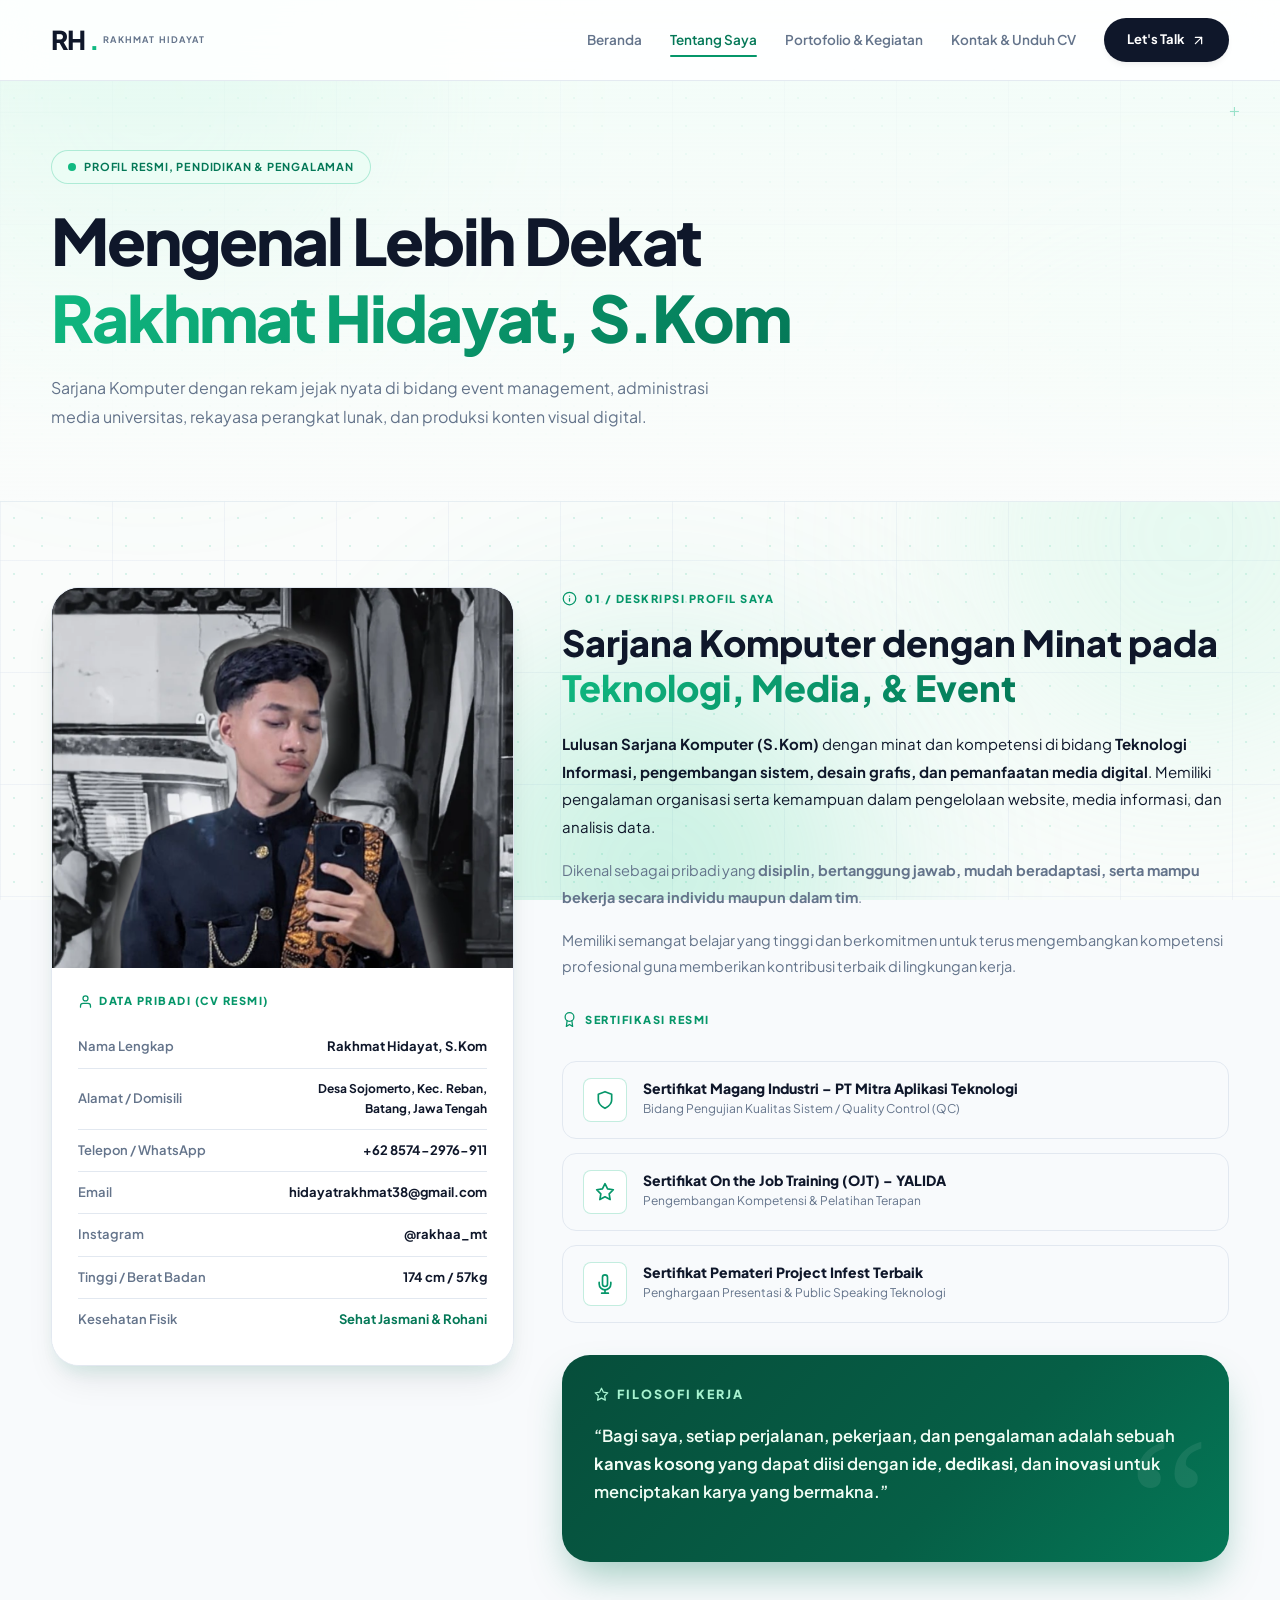
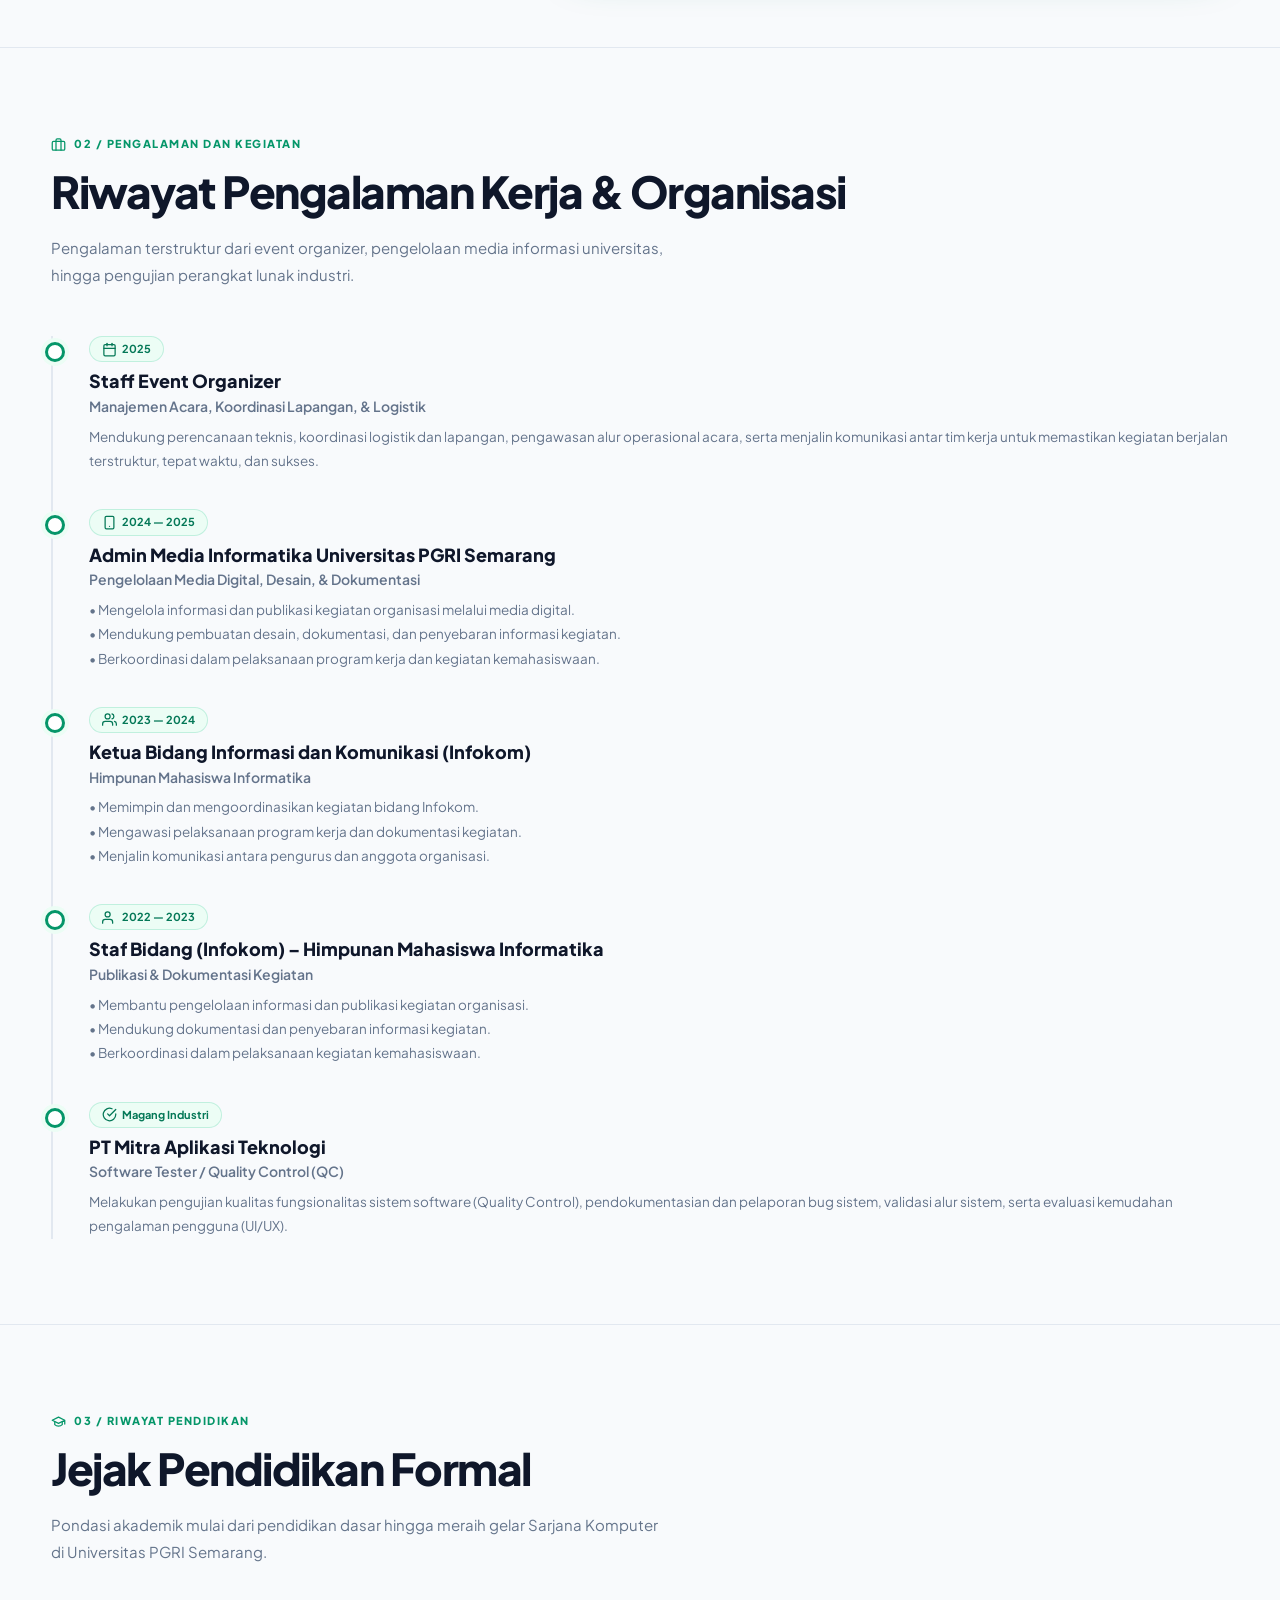
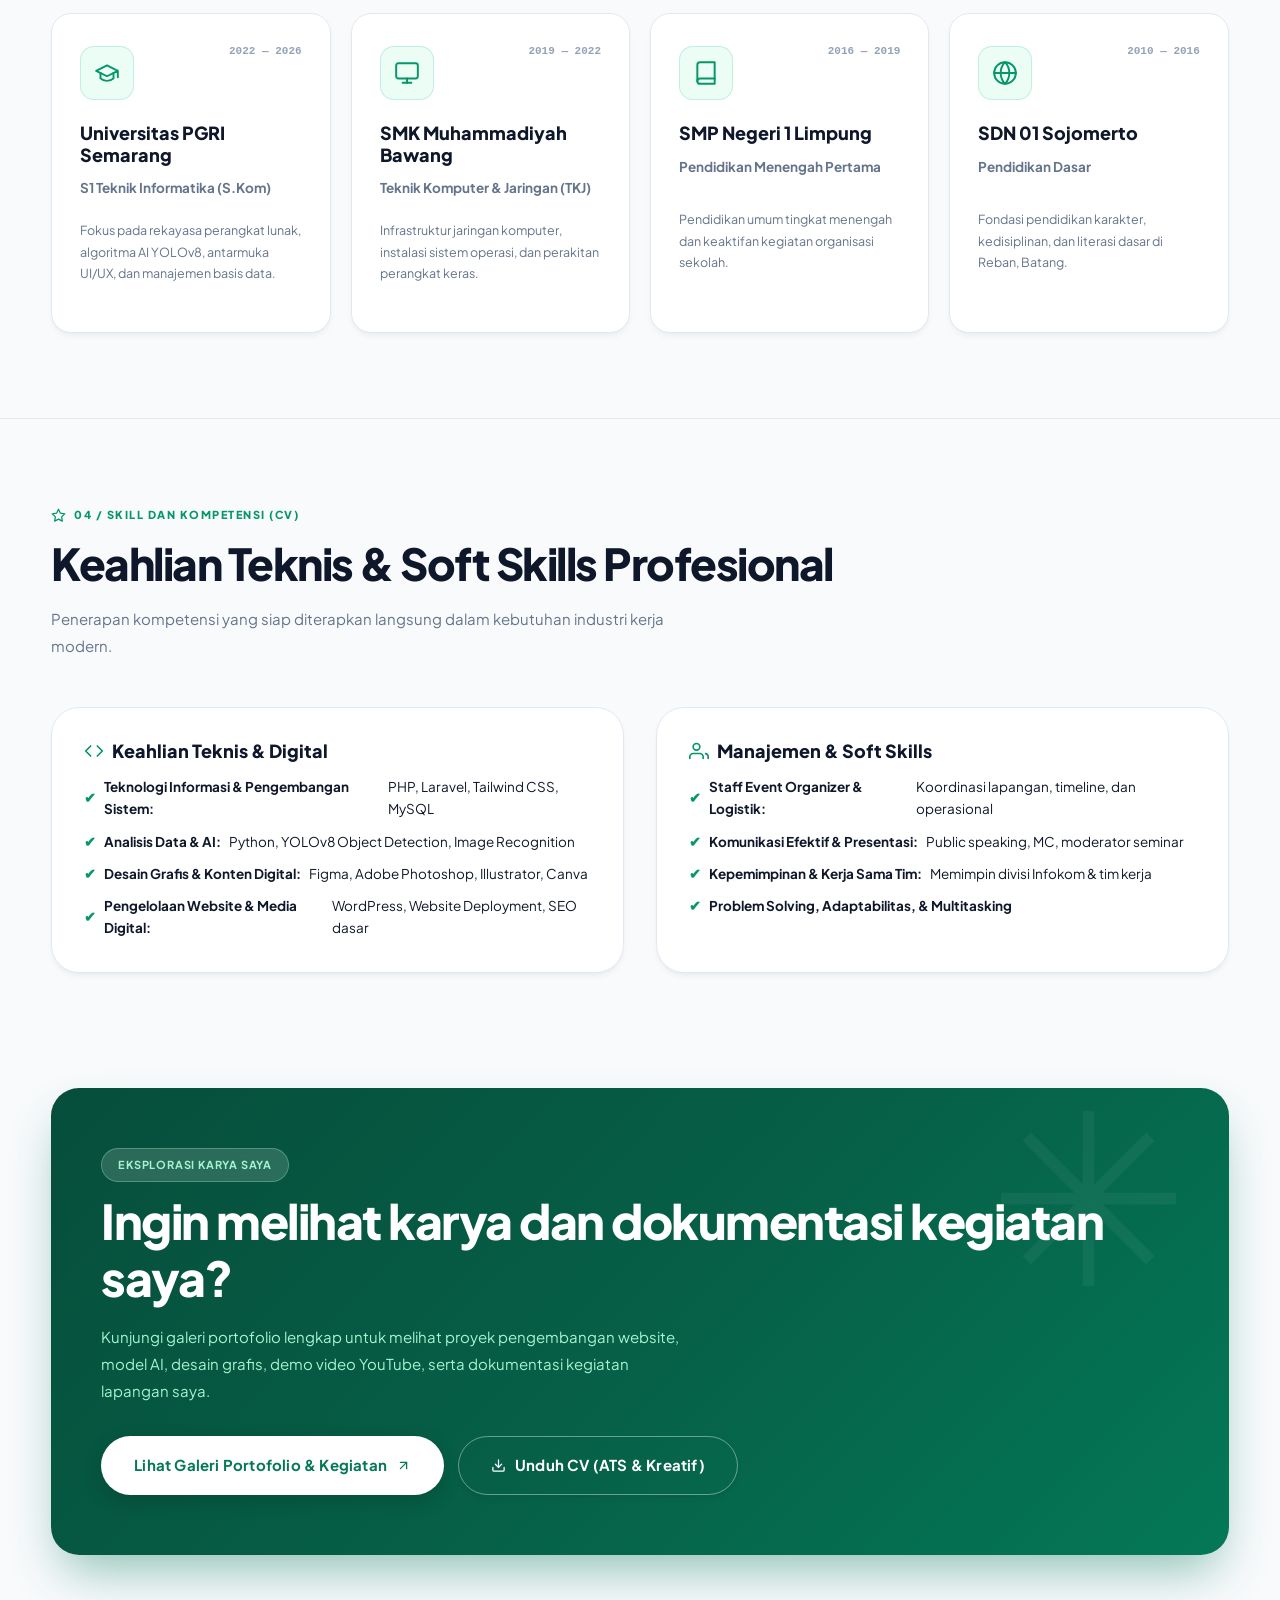
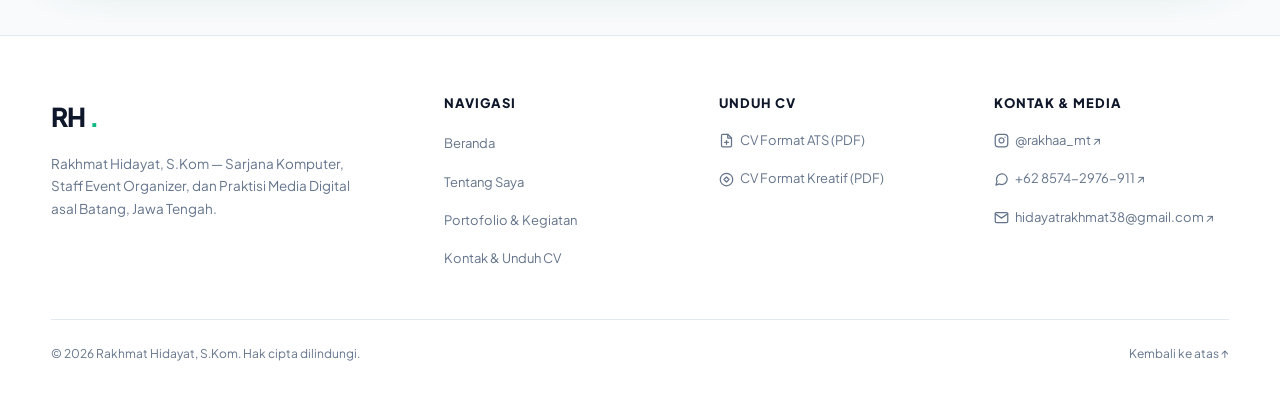
<file: about.html>
<!DOCTYPE html>
<html lang="id">

<head>
    <meta charset="UTF-8">
    <meta name="viewport" content="width=device-width, initial-scale=1.0">
    <meta name="description"
        content="Tentang Rakhmat Hidayat, S.Kom — Sarjana Komputer, Staff Event Organizer, Admin Media, & Digital Creative.">
    <title>Tentang Saya — Rakhmat Hidayat, S.Kom</title>

    <!-- Google Fonts: Plus Jakarta Sans -->
    <link rel="preconnect" href="https://fonts.googleapis.com">
    <link rel="preconnect" href="https://fonts.gstatic.com" crossorigin>
    <link href="https://fonts.googleapis.com/css2?family=Plus+Jakarta+Sans:wght@400;500;600;700;800&display=swap"
        rel="stylesheet">

    <!-- Unified Stylesheet -->
    <link rel="stylesheet" href="assets/css/style.css">
</head>

<body>

    <!-- CREATIVE BACKGROUND MATRIX & ORNAMENTS -->
    <div class="bg-creative-grid"></div>
    <div class="gradient-background">
        <div class="gradient-blob blob-1"></div>
        <div class="gradient-blob blob-2"></div>
        <div class="gradient-blob blob-3"></div>
    </div>

    <!-- SITE HEADER / NAVIGATION -->
    <header class="site-header">
        <nav class="container main-nav">
            <a href="index.html" class="brand-logo">
                RH<span class="dot">.</span>
                <span class="brand-tagline">Rakhmat Hidayat</span>
            </a>

            <ul class="nav-links" id="navLinks">
                <li><a href="index.html">Beranda</a></li>
                <li><a href="about.html" class="active">Tentang Saya</a></li>
                <li><a href="portfolio.html">Portofolio & Kegiatan</a></li>
                <li><a href="contact.html">Kontak & Unduh CV</a></li>
                <li>
                    <a href="contact.html" class="nav-btn-talk">
                        Let's Talk
                        <svg class="icon-svg icon-svg-sm" viewBox="0 0 24 24">
                            <line x1="7" y1="17" x2="17" y2="7" />
                            <polyline points="7 7 17 7 17 17" />
                        </svg>
                    </a>
                </li>
            </ul>

            <button class="menu-toggle" id="menuToggle" aria-label="Buka menu navigasi" aria-expanded="false">
                <svg class="icon-svg" viewBox="0 0 24 24">
                    <line x1="3" y1="12" x2="21" y2="12" />
                    <line x1="3" y1="6" x2="21" y2="6" />
                    <line x1="3" y1="18" x2="21" y2="18" />
                </svg>
            </button>
        </nav>
    </header>

    <main>
        <!-- PAGE HERO -->
        <section class="page-hero">
            <div class="ornament-cross" style="top:100px; right:40px;">+</div>
            <div class="container">
                <span class="eyebrow">
                    <span class="pulse-dot"></span>
                    PROFIL RESMI, PENDIDIKAN & PENGALAMAN
                </span>
                <h1>Mengenal Lebih Dekat <br><span class="green-text">Rakhmat Hidayat, S.Kom</span></h1>
                <p class="lead">
                    Sarjana Komputer dengan rekam jejak nyata di bidang event management, administrasi media
                    universitas, rekayasa perangkat lunak, dan produksi konten visual digital.
                </p>
            </div>
        </section>

        <!-- MAIN BIO - EDITORIAL ASYMMETRIC LAYOUT (BERBEDA DENGAN BERANDA) -->
        <section class="section container">
            <div class="about-editorial-grid">

                <!-- Left: Portrait Photo (Murni Foto, Tanpa Text RH) + Data Pribadi Sheet -->
                <div class="about-portrait-card">
                    <div class="about-portrait-frame">
                        <img src="assets/images/propil.png" alt="Foto Resmi Rakhmat Hidayat"
                            onerror="this.onerror=null; this.src='https://images.unsplash.com/photo-1507003211169-0a1dd7228f2d?auto=format&fit=crop&w=800&q=80';">
                    </div>

                    <div class="personal-sheet-card">
                        <div class="personal-sheet-title">
                            <svg class="icon-svg icon-svg-sm" viewBox="0 0 24 24">
                                <path d="M20 21v-2a4 4 0 0 0-4-4H8a4 4 0 0 0-4 4v2" />
                                <circle cx="12" cy="7" r="4" />
                            </svg>
                            DATA PRIBADI (CV RESMI)
                        </div>

                        <div class="personal-data-row">
                            <span class="label">Nama Lengkap</span>
                            <strong class="value">Rakhmat Hidayat, S.Kom</strong>
                        </div>
                        <div class="personal-data-row">
                            <span class="label">Alamat / Domisili</span>
                            <strong class="value" style="font-size:12px; max-width:210px;">Desa Sojomerto, Kec. Reban,
                                Batang, Jawa Tengah</strong>
                        </div>
                        <div class="personal-data-row">
                            <span class="label">Telepon / WhatsApp</span>
                            <strong class="value">+62 8574-2976-911</strong>
                        </div>
                        <div class="personal-data-row">
                            <span class="label">Email</span>
                            <strong class="value">hidayatrakhmat38@gmail.com</strong>
                        </div>
                        <div class="personal-data-row">
                            <span class="label">Instagram</span>
                            <strong class="value">@rakhaa_mt</strong>
                        </div>
                        <div class="personal-data-row">
                            <span class="label">Tinggi / Berat Badan</span>
                            <strong class="value">174 cm / 57kg</strong>
                        </div>
                        <div class="personal-data-row">
                            <span class="label">Kesehatan Fisik</span>
                            <strong class="value" style="color:var(--primary-dark);">Sehat Jasmani & Rohani</strong>
                        </div>
                    </div>
                </div>

                <!-- Right: Detailed Narrative, Certificates & Philosophy -->
                <div>
                    <span class="section-label">
                        <svg class="icon-svg icon-svg-sm" viewBox="0 0 24 24">
                            <circle cx="12" cy="12" r="10" />
                            <path d="M12 16v-4" />
                            <path d="M12 8h.01" />
                        </svg>
                        01 / DESKRIPSI PROFIL SAYA
                    </span>
                    <h2 style="font-size: clamp(24px, 3.2vw, 36px); margin-bottom: 20px; line-height:1.25;">
                        Sarjana Komputer dengan Minat pada <span class="green-text">Teknologi, Media, & Event</span>
                    </h2>

                    <!-- Verbatim Bio dari CV -->
                    <p style="color:var(--dark); font-size:15px; line-height:1.85; margin-bottom:16px;">
                        <strong>Lulusan Sarjana Komputer (S.Kom)</strong> dengan minat dan kompetensi di bidang
                        <strong>Teknologi Informasi, pengembangan sistem, desain grafis, dan pemanfaatan media
                            digital</strong>. Memiliki pengalaman organisasi serta kemampuan dalam pengelolaan website,
                        media informasi, dan analisis data.
                    </p>

                    <p style="color:var(--gray); font-size:14.5px; line-height:1.85; margin-bottom:16px;">
                        Dikenal sebagai pribadi yang <strong>disiplin, bertanggung jawab, mudah beradaptasi, serta mampu
                            bekerja secara individu maupun dalam tim</strong>.
                    </p>

                    <p style="color:var(--gray); font-size:14.5px; line-height:1.85; margin-bottom:28px;">
                        Memiliki semangat belajar yang tinggi dan berkomitmen untuk terus mengembangkan kompetensi
                        profesional guna memberikan kontribusi terbaik di lingkungan kerja.
                    </p>

                    <!-- Sertifikat Resmi dari CV -->
                    <div style="margin-bottom: 32px;">
                        <span class="section-label" style="margin-bottom:8px;">
                            <svg class="icon-svg icon-svg-sm" viewBox="0 0 24 24">
                                <circle cx="12" cy="8" r="7" />
                                <polyline points="8.21 13.89 7 23 12 20 17 23 15.79 13.88" />
                            </svg>
                            SERTIFIKASI RESMI
                        </span>

                        <div class="cert-card-grid">
                            <div class="cert-item">
                                <div class="cert-icon-badge">
                                    <svg class="icon-svg icon-svg-md" viewBox="0 0 24 24">
                                        <path d="M12 22s8-4 8-10V5l-8-3-8 3v7c0 6 8 10 8 10z" />
                                    </svg>
                                </div>
                                <div class="cert-text">
                                    <h4>Sertifikat Magang Industri – PT Mitra Aplikasi Teknologi</h4>
                                    <p>Bidang Pengujian Kualitas Sistem / Quality Control (QC)</p>
                                </div>
                            </div>

                            <div class="cert-item">
                                <div class="cert-icon-badge">
                                    <svg class="icon-svg icon-svg-md" viewBox="0 0 24 24">
                                        <polygon
                                            points="12 2 15.09 8.26 22 9.27 17 14.14 18.18 21.02 12 17.77 5.82 21.02 7 14.14 2 9.27 8.91 8.26 12 2" />
                                    </svg>
                                </div>
                                <div class="cert-text">
                                    <h4>Sertifikat On the Job Training (OJT) – YALIDA</h4>
                                    <p>Pengembangan Kompetensi & Pelatihan Terapan</p>
                                </div>
                            </div>

                            <div class="cert-item">
                                <div class="cert-icon-badge">
                                    <svg class="icon-svg icon-svg-md" viewBox="0 0 24 24">
                                        <path d="M12 1a3 3 0 0 0-3 3v8a3 3 0 0 0 6 0V4a3 3 0 0 0-3-3z" />
                                        <path d="M19 10v2a7 7 0 0 1-14 0v-2" />
                                        <line x1="12" y1="19" x2="12" y2="23" />
                                        <line x1="8" y1="23" x2="16" y2="23" />
                                    </svg>
                                </div>
                                <div class="cert-text">
                                    <h4>Sertifikat Pemateri Project Infest Terbaik</h4>
                                    <p>Penghargaan Presentasi & Public Speaking Teknologi</p>
                                </div>
                            </div>
                        </div>
                    </div>

                    <!-- Filosofi Saya Card -->
                    <div class="philosophy-card" style="padding:32px;">
                        <div>
                            <h3>
                                <svg class="icon-svg icon-svg-sm" viewBox="0 0 24 24">
                                    <polygon
                                        points="12 2 15.09 8.26 22 9.27 17 14.14 18.18 21.02 12 17.77 5.82 21.02 7 14.14 2 9.27 8.91 8.26 12 2" />
                                </svg>
                                FILOSOFI KERJA
                            </h3>
                            <blockquote style="font-size:16.5px; line-height:1.7;">
                                “Bagi saya, setiap perjalanan, pekerjaan, dan pengalaman adalah sebuah <strong>kanvas
                                    kosong</strong> yang dapat diisi dengan <strong>ide</strong>,
                                <strong>dedikasi</strong>, dan <strong>inovasi</strong> untuk menciptakan karya yang
                                bermakna.”
                            </blockquote>
                        </div>
                    </div>

                </div>

            </div>
        </section>

        <!-- SECTION 2: PENGALAMAN & KEGIATAN LENGKAP -->
        <section class="section"
            style="background: rgba(248, 250, 252, 0.75); border-top:1px solid var(--border); border-bottom:1px solid var(--border);">
            <div class="container">
                <span class="section-label">
                    <svg class="icon-svg icon-svg-sm" viewBox="0 0 24 24">
                        <rect x="2" y="7" width="20" height="14" rx="2" ry="2" />
                        <path d="M16 21V5a2 2 0 0 0-2-2h-4a2 2 0 0 0-2 2v16" />
                    </svg>
                    02 / PENGALAMAN DAN KEGIATAN
                </span>
                <div class="section-heading-row">
                    <div>
                        <h2 class="section-title">Riwayat Pengalaman Kerja & Organisasi</h2>
                        <p class="section-desc">Pengalaman terstruktur dari event organizer, pengelolaan media informasi
                            universitas, hingga pengujian perangkat lunak industri.</p>
                    </div>
                </div>

                <div class="timeline-stream">
                    <!-- Item 1: Staff Event Organizer 2025 -->
                    <div class="timeline-point">
                        <span class="timeline-badge">
                            <svg class="icon-svg icon-svg-sm" viewBox="0 0 24 24">
                                <rect x="3" y="4" width="18" height="18" rx="2" ry="2" />
                                <line x1="16" y1="2" x2="16" y2="6" />
                                <line x1="8" y1="2" x2="8" y2="6" />
                                <line x1="3" y1="10" x2="21" y2="10" />
                            </svg>
                            2025
                        </span>
                        <h3>Staff Event Organizer</h3>
                        <h4>Manajemen Acara, Koordinasi Lapangan, & Logistik</h4>
                        <p>
                            Mendukung perencanaan teknis, koordinasi logistik dan lapangan, pengawasan alur operasional
                            acara, serta menjalin komunikasi antar tim kerja untuk memastikan kegiatan berjalan
                            terstruktur, tepat waktu, dan sukses.
                        </p>
                    </div>

                    <!-- Item 2: Admin Media Informatika UPGRIS 2024 - 2025 -->
                    <div class="timeline-point">
                        <span class="timeline-badge">
                            <svg class="icon-svg icon-svg-sm" viewBox="0 0 24 24">
                                <rect x="5" y="2" width="14" height="20" rx="2" ry="2" />
                                <line x1="12" y1="18" x2="12.01" y2="18" />
                            </svg>
                            2024 — 2025
                        </span>
                        <h3>Admin Media Informatika Universitas PGRI Semarang</h3>
                        <h4>Pengelolaan Media Digital, Desain, & Dokumentasi</h4>
                        <p>
                            • Mengelola informasi dan publikasi kegiatan organisasi melalui media digital.<br>
                            • Mendukung pembuatan desain, dokumentasi, dan penyebaran informasi kegiatan.<br>
                            • Berkoordinasi dalam pelaksanaan program kerja dan kegiatan kemahasiswaan.
                        </p>
                    </div>

                    <!-- Item 3: Ketua Bidang Infokom 2023 - 2024 -->
                    <div class="timeline-point">
                        <span class="timeline-badge">
                            <svg class="icon-svg icon-svg-sm" viewBox="0 0 24 24">
                                <path d="M17 21v-2a4 4 0 0 0-4-4H5a4 4 0 0 0-4 4v2" />
                                <circle cx="9" cy="7" r="4" />
                                <path d="M23 21v-2a4 4 0 0 0-3-3.87" />
                                <path d="M16 3.13a4 4 0 0 1 0 7.75" />
                            </svg>
                            2023 — 2024
                        </span>
                        <h3>Ketua Bidang Informasi dan Komunikasi (Infokom)</h3>
                        <h4>Himpunan Mahasiswa Informatika</h4>
                        <p>
                            • Memimpin dan mengoordinasikan kegiatan bidang Infokom.<br>
                            • Mengawasi pelaksanaan program kerja dan dokumentasi kegiatan.<br>
                            • Menjalin komunikasi antara pengurus dan anggota organisasi.
                        </p>
                    </div>

                    <!-- Item 4: Staf Bidang Infokom 2022 - 2023 -->
                    <div class="timeline-point">
                        <span class="timeline-badge">
                            <svg class="icon-svg icon-svg-sm" viewBox="0 0 24 24">
                                <path d="M17 21v-2a4 4 0 0 0-4-4H5a4 4 0 0 0-4 4v2" />
                                <circle cx="9" cy="7" r="4" />
                            </svg>
                            2022 — 2023
                        </span>
                        <h3>Staf Bidang (Infokom) – Himpunan Mahasiswa Informatika</h3>
                        <h4>Publikasi & Dokumentasi Kegiatan</h4>
                        <p>
                            • Membantu pengelolaan informasi dan publikasi kegiatan organisasi.<br>
                            • Mendukung dokumentasi dan penyebaran informasi kegiatan.<br>
                            • Berkoordinasi dalam pelaksanaan kegiatan kemahasiswaan.
                        </p>
                    </div>

                    <!-- Item 5: Magang Industri PT Mitra Aplikasi Teknologi (QC) -->
                    <div class="timeline-point">
                        <span class="timeline-badge">
                            <svg class="icon-svg icon-svg-sm" viewBox="0 0 24 24">
                                <path d="M22 11.08V12a10 10 0 1 1-5.93-9.14" />
                                <polyline points="22 4 12 14.01 9 11.01" />
                            </svg>
                            Magang Industri
                        </span>
                        <h3>PT Mitra Aplikasi Teknologi</h3>
                        <h4>Software Tester / Quality Control (QC)</h4>
                        <p>
                            Melakukan pengujian kualitas fungsionalitas sistem software (Quality Control),
                            pendokumentasian dan pelaporan bug sistem, validasi alur sistem, serta evaluasi kemudahan
                            pengalaman pengguna (UI/UX).
                        </p>
                    </div>
                </div>
            </div>
        </section>

        <!-- SECTION 3: RIWAYAT PENDIDIKAN LENGKAP (DARI CV) -->
        <section class="section container">
            <span class="section-label">
                <svg class="icon-svg icon-svg-sm" viewBox="0 0 24 24">
                    <path d="M22 10v6M2 10l10-5 10 5-10 5z" />
                    <path d="M6 12v5c3 3 9 3 12 0v-5" />
                </svg>
                03 / RIWAYAT PENDIDIKAN
            </span>
            <div class="section-heading-row">
                <div>
                    <h2 class="section-title">Jejak Pendidikan Formal</h2>
                    <p class="section-desc">Pondasi akademik mulai dari pendidikan dasar hingga meraih gelar Sarjana
                        Komputer di Universitas PGRI Semarang.</p>
                </div>
            </div>

            <div class="grid-4">
                <!-- Pendidikan 1: S1 UPGRIS -->
                <div class="feature-card">
                    <span class="card-number">2022 — 2026</span>
                    <div class="card-icon-wrap">
                        <svg class="icon-svg icon-svg-lg" viewBox="0 0 24 24">
                            <path d="M22 10v6M2 10l10-5 10 5-10 5z" />
                            <path d="M6 12v5c3 3 9 3 12 0v-5" />
                        </svg>
                    </div>
                    <h3>Universitas PGRI Semarang</h3>
                    <p><strong>S1 Teknik Informatika (S.Kom)</strong></p>
                    <p style="font-size:12.5px; color:var(--gray); margin-top:4px;">
                        Fokus pada rekayasa perangkat lunak, algoritma AI YOLOv8, antarmuka UI/UX, dan manajemen basis
                        data.
                    </p>
                </div>

                <!-- Pendidikan 2: SMK Muhammadiyah Bawang -->
                <div class="feature-card">
                    <span class="card-number">2019 — 2022</span>
                    <div class="card-icon-wrap">
                        <svg class="icon-svg icon-svg-lg" viewBox="0 0 24 24">
                            <rect x="2" y="3" width="20" height="14" rx="2" ry="2" />
                            <line x1="8" y1="21" x2="16" y2="21" />
                            <line x1="12" y1="17" x2="12" y2="21" />
                        </svg>
                    </div>
                    <h3>SMK Muhammadiyah Bawang</h3>
                    <p><strong>Teknik Komputer & Jaringan (TKJ)</strong></p>
                    <p style="font-size:12.5px; color:var(--gray); margin-top:4px;">
                        Infrastruktur jaringan komputer, instalasi sistem operasi, dan perakitan perangkat keras.
                    </p>
                </div>

                <!-- Pendidikan 3: SMPN 1 Limpung -->
                <div class="feature-card">
                    <span class="card-number">2016 — 2019</span>
                    <div class="card-icon-wrap">
                        <svg class="icon-svg icon-svg-lg" viewBox="0 0 24 24">
                            <path d="M4 19.5A2.5 2.5 0 0 1 6.5 17H20" />
                            <path d="M6.5 2H20v20H6.5A2.5 2.5 0 0 1 4 19.5v-15A2.5 2.5 0 0 1 6.5 2z" />
                        </svg>
                    </div>
                    <h3>SMP Negeri 1 Limpung</h3>
                    <p><strong>Pendidikan Menengah Pertama</strong></p>
                    <p style="font-size:12.5px; color:var(--gray); margin-top:4px;">
                        Pendidikan umum tingkat menengah dan keaktifan kegiatan organisasi sekolah.
                    </p>
                </div>

                <!-- Pendidikan 4: SDN 01 Sojomerto -->
                <div class="feature-card">
                    <span class="card-number">2010 — 2016</span>
                    <div class="card-icon-wrap">
                        <svg class="icon-svg icon-svg-lg" viewBox="0 0 24 24">
                            <circle cx="12" cy="12" r="10" />
                            <path d="M12 2a14.5 14.5 0 0 0 0 20 14.5 14.5 0 0 0 0-20" />
                            <path d="M2 12h20" />
                        </svg>
                    </div>
                    <h3>SDN 01 Sojomerto</h3>
                    <p><strong>Pendidikan Dasar</strong></p>
                    <p style="font-size:12.5px; color:var(--gray); margin-top:4px;">
                        Fondasi pendidikan karakter, kedisiplinan, dan literasi dasar di Reban, Batang.
                    </p>
                </div>
            </div>
        </section>

        <!-- SECTION 4: SKILL & KOMPETENSI MATRIX (DARI CV) -->
        <section class="section" style="background: rgba(248, 250, 252, 0.75); border-top:1px solid var(--border);">
            <div class="container">
                <span class="section-label">
                    <svg class="icon-svg icon-svg-sm" viewBox="0 0 24 24">
                        <polygon
                            points="12 2 15.09 8.26 22 9.27 17 14.14 18.18 21.02 12 17.77 5.82 21.02 7 14.14 2 9.27 8.91 8.26 12 2" />
                    </svg>
                    04 / SKILL DAN KOMPETENSI (CV)
                </span>
                <div class="section-heading-row">
                    <div>
                        <h2 class="section-title">Keahlian Teknis & Soft Skills Profesional</h2>
                        <p class="section-desc">Penerapan kompetensi yang siap diterapkan langsung dalam kebutuhan
                            industri kerja modern.</p>
                    </div>
                </div>

                <div class="grid-2">
                    <div class="bio-card" style="padding:32px;">
                        <h3 style="font-size:18px; margin-bottom:14px; display:flex; align-items:center; gap:8px;">
                            <svg class="icon-svg icon-svg-primary" viewBox="0 0 24 24">
                                <polyline points="16 18 22 12 16 6" />
                                <polyline points="8 6 2 12 8 18" />
                            </svg>
                            Keahlian Teknis & Digital
                        </h3>
                        <ul style="list-style:none; display:flex; flex-direction:column; gap:10px;">
                            <li style="font-size:13.5px; color:var(--dark); display:flex; align-items:center; gap:8px;">
                                <span style="color:var(--primary); font-weight:800;">✔</span>
                                <strong>Teknologi Informasi & Pengembangan Sistem:</strong> PHP, Laravel, Tailwind CSS,
                                MySQL
                            </li>
                            <li style="font-size:13.5px; color:var(--dark); display:flex; align-items:center; gap:8px;">
                                <span style="color:var(--primary); font-weight:800;">✔</span>
                                <strong>Analisis Data & AI:</strong> Python, YOLOv8 Object Detection, Image Recognition
                            </li>
                            <li style="font-size:13.5px; color:var(--dark); display:flex; align-items:center; gap:8px;">
                                <span style="color:var(--primary); font-weight:800;">✔</span>
                                <strong>Desain Grafis & Konten Digital:</strong> Figma, Adobe Photoshop, Illustrator,
                                Canva
                            </li>
                            <li style="font-size:13.5px; color:var(--dark); display:flex; align-items:center; gap:8px;">
                                <span style="color:var(--primary); font-weight:800;">✔</span>
                                <strong>Pengelolaan Website & Media Digital:</strong> WordPress, Website Deployment, SEO
                                dasar
                            </li>
                        </ul>
                    </div>

                    <div class="bio-card" style="padding:32px;">
                        <h3 style="font-size:18px; margin-bottom:14px; display:flex; align-items:center; gap:8px;">
                            <svg class="icon-svg icon-svg-primary" viewBox="0 0 24 24">
                                <path d="M17 21v-2a4 4 0 0 0-4-4H5a4 4 0 0 0-4 4v2" />
                                <circle cx="9" cy="7" r="4" />
                                <path d="M23 21v-2a4 4 0 0 0-3-3.87" />
                            </svg>
                            Manajemen & Soft Skills
                        </h3>
                        <ul style="list-style:none; display:flex; flex-direction:column; gap:10px;">
                            <li style="font-size:13.5px; color:var(--dark); display:flex; align-items:center; gap:8px;">
                                <span style="color:var(--primary); font-weight:800;">✔</span>
                                <strong>Staff Event Organizer & Logistik:</strong> Koordinasi lapangan, timeline, dan
                                operasional
                            </li>
                            <li style="font-size:13.5px; color:var(--dark); display:flex; align-items:center; gap:8px;">
                                <span style="color:var(--primary); font-weight:800;">✔</span>
                                <strong>Komunikasi Efektif & Presentasi:</strong> Public speaking, MC, moderator seminar
                            </li>
                            <li style="font-size:13.5px; color:var(--dark); display:flex; align-items:center; gap:8px;">
                                <span style="color:var(--primary); font-weight:800;">✔</span>
                                <strong>Kepemimpinan & Kerja Sama Tim:</strong> Memimpin divisi Infokom & tim kerja
                            </li>
                            <li style="font-size:13.5px; color:var(--dark); display:flex; align-items:center; gap:8px;">
                                <span style="color:var(--primary); font-weight:800;">✔</span>
                                <strong>Problem Solving, Adaptabilitas, & Multitasking</strong>
                            </li>
                        </ul>
                    </div>
                </div>
            </div>
        </section>

        <!-- CTA TO PORTFOLIO & CV -->
        <section class="container">
            <div class="cta-banner">
                <span class="eyebrow"
                    style="background:rgba(255,255,255,0.15); color:#a7f3d0; border-color:rgba(167,243,208,0.3);">EKSPLORASI
                    KARYA SAYA</span>
                <h2>Ingin melihat karya dan dokumentasi kegiatan saya?</h2>
                <p>Kunjungi galeri portofolio lengkap untuk melihat proyek pengembangan website, model AI, desain
                    grafis, demo video YouTube, serta dokumentasi kegiatan lapangan saya.</p>
                <div style="display:flex; gap:14px; flex-wrap:wrap;">
                    <a href="portfolio.html" class="btn btn-white btn-lg">
                        Lihat Galeri Portofolio & Kegiatan
                        <svg class="icon-svg icon-svg-sm" viewBox="0 0 24 24">
                            <line x1="7" y1="17" x2="17" y2="7" />
                            <polyline points="7 7 17 7 17 17" />
                        </svg>
                    </a>
                    <a href="contact.html#download-cv" class="btn btn-secondary btn-lg"
                        style="background:transparent; color:white; border-color:rgba(255,255,255,0.4);">
                        <svg class="icon-svg icon-svg-sm" viewBox="0 0 24 24">
                            <path d="M21 15v4a2 2 0 0 1-2 2H5a2 2 0 0 1-2-2v-4" />
                            <polyline points="7 10 12 15 17 10" />
                            <line x1="12" y1="15" x2="12" y2="3" />
                        </svg>
                        Unduh CV (ATS & Kreatif)
                    </a>
                </div>
            </div>
        </section>
    </main>

    <!-- FOOTER -->
    <footer class="site-footer">
        <div class="container footer-top">
            <div class="footer-brand">
                <a href="index.html" class="brand-logo">RH<span class="dot">.</span></a>
                <p>Rakhmat Hidayat, S.Kom — Sarjana Komputer, Staff Event Organizer, dan Praktisi Media Digital asal
                    Batang, Jawa Tengah.</p>
            </div>

            <div class="footer-col">
                <h4>Navigasi</h4>
                <ul>
                    <li><a href="index.html">Beranda</a></li>
                    <li><a href="about.html">Tentang Saya</a></li>
                    <li><a href="portfolio.html">Portofolio & Kegiatan</a></li>
                    <li><a href="contact.html">Kontak & Unduh CV</a></li>
                </ul>
            </div>

            <div class="footer-col">
                <h4>Unduh CV</h4>
                <ul>
                    <li>
                        <a href="assets/cv/CV_ATS_Rakhmat_Hidayat.pdf" download="CV_ATS_Rakhmat_Hidayat.pdf">
                            <svg class="icon-svg icon-svg-sm" viewBox="0 0 24 24">
                                <path d="M14 2H6a2 2 0 0 0-2 2v16a2 2 0 0 0 2 2h12a2 2 0 0 0 2-2V8z" />
                                <polyline points="14 2 14 8 20 8" />
                                <line x1="12" y1="18" x2="12" y2="12" />
                                <line x1="9" y1="15" x2="15" y2="15" />
                            </svg>
                            CV Format ATS (PDF)
                        </a>
                    </li>
                    <li>
                        <a href="assets/cv/CV_Kreatif_Rakhmat_Hidayat.pdf" download="CV_Kreatif_Rakhmat_Hidayat.pdf">
                            <svg class="icon-svg icon-svg-sm" viewBox="0 0 24 24">
                                <circle cx="12" cy="12" r="10" />
                                <polygon points="12 8 8 12 12 16 16 12 12 8" />
                            </svg>
                            CV Format Kreatif (PDF)
                        </a>
                    </li>
                </ul>
            </div>

            <div class="footer-col">
                <h4>Kontak & Media</h4>
                <ul>
                    <li>
                        <a href="https://www.instagram.com/rakhaa_mt/" target="_blank" rel="noopener">
                            <svg class="icon-svg icon-svg-sm" viewBox="0 0 24 24">
                                <rect x="2" y="2" width="20" height="20" rx="5" ry="5" />
                                <path d="M16 11.37A4 4 0 1 1 12.63 8 4 4 0 0 1 16 11.37z" />
                                <line x1="17.5" y1="6.5" x2="17.51" y2="6.5" />
                            </svg>
                            @rakhaa_mt ↗
                        </a>
                    </li>
                    <li>
                        <a href="https://wa.me/6285742976911" target="_blank" rel="noopener">
                            <svg class="icon-svg icon-svg-sm" viewBox="0 0 24 24">
                                <path
                                    d="M21 11.5a8.38 8.38 0 0 1-.9 3.8 8.5 8.5 0 0 1-7.6 4.7 8.38 8.38 0 0 1-3.8-.9L3 21l1.9-5.7a8.38 8.38 0 0 1-.9-3.8 8.5 8.5 0 0 1 4.7-7.6 8.38 8.38 0 0 1 3.8-.9h.5a8.48 8.48 0 0 1 8 8v.5z" />
                            </svg>
                            +62 8574-2976-911 ↗
                        </a>
                    </li>
                    <li>
                        <a href="mailto:hidayatrakhmat38@gmail.com">
                            <svg class="icon-svg icon-svg-sm" viewBox="0 0 24 24">
                                <path d="M4 4h16c1.1 0 2 .9 2 2v12c0 1.1-.9 2-2 2H4c-1.1 0-2-.9-2-2V6c0-1.1.9-2 2-2z" />
                                <polyline points="22,6 12,13 2,6" />
                            </svg>
                            hidayatrakhmat38@gmail.com ↗
                        </a>
                    </li>
                </ul>
            </div>
        </div>

        <div class="container footer-bottom">
            <p>© 2026 Rakhmat Hidayat, S.Kom. Hak cipta dilindungi.</p>
            <a href="#">Kembali ke atas ↑</a>
        </div>
    </footer>

    <!-- Scripts -->
    <script src="assets/js/main.js"></script>
</body>

</html>
</file>
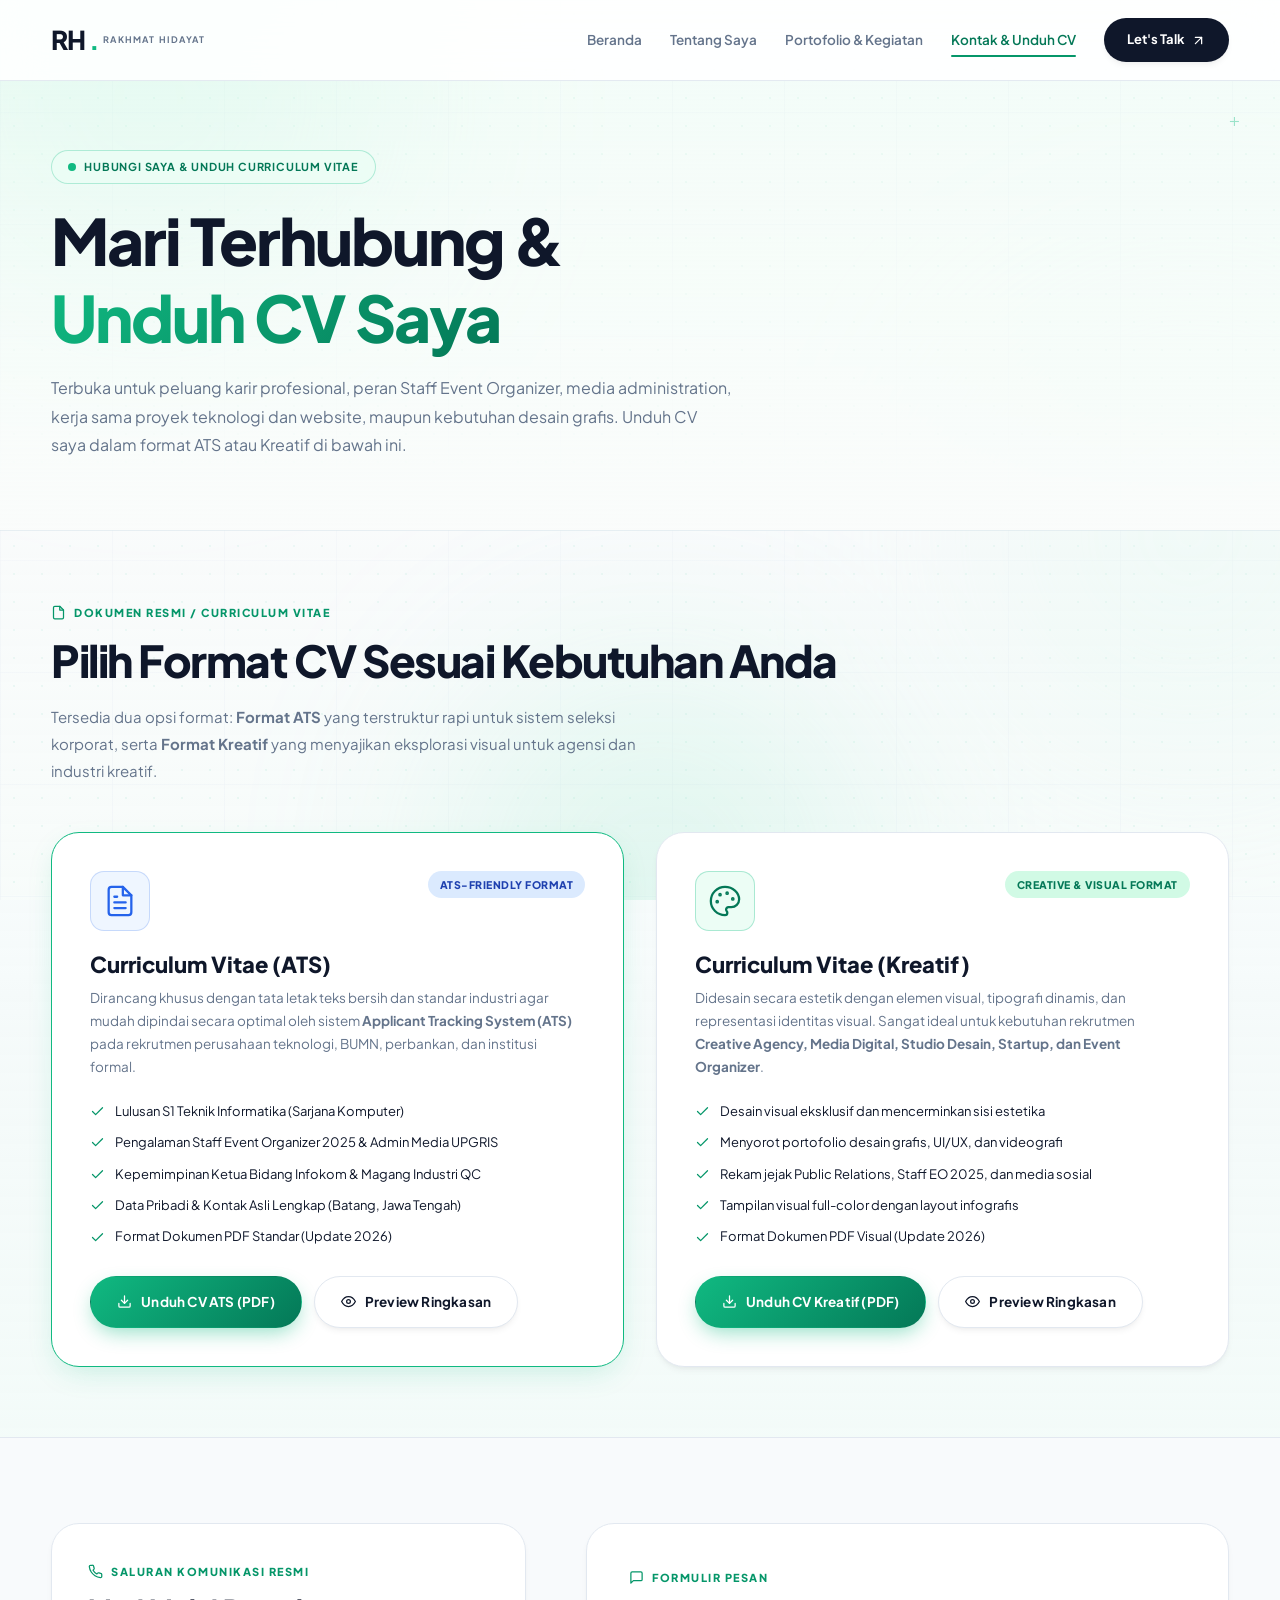
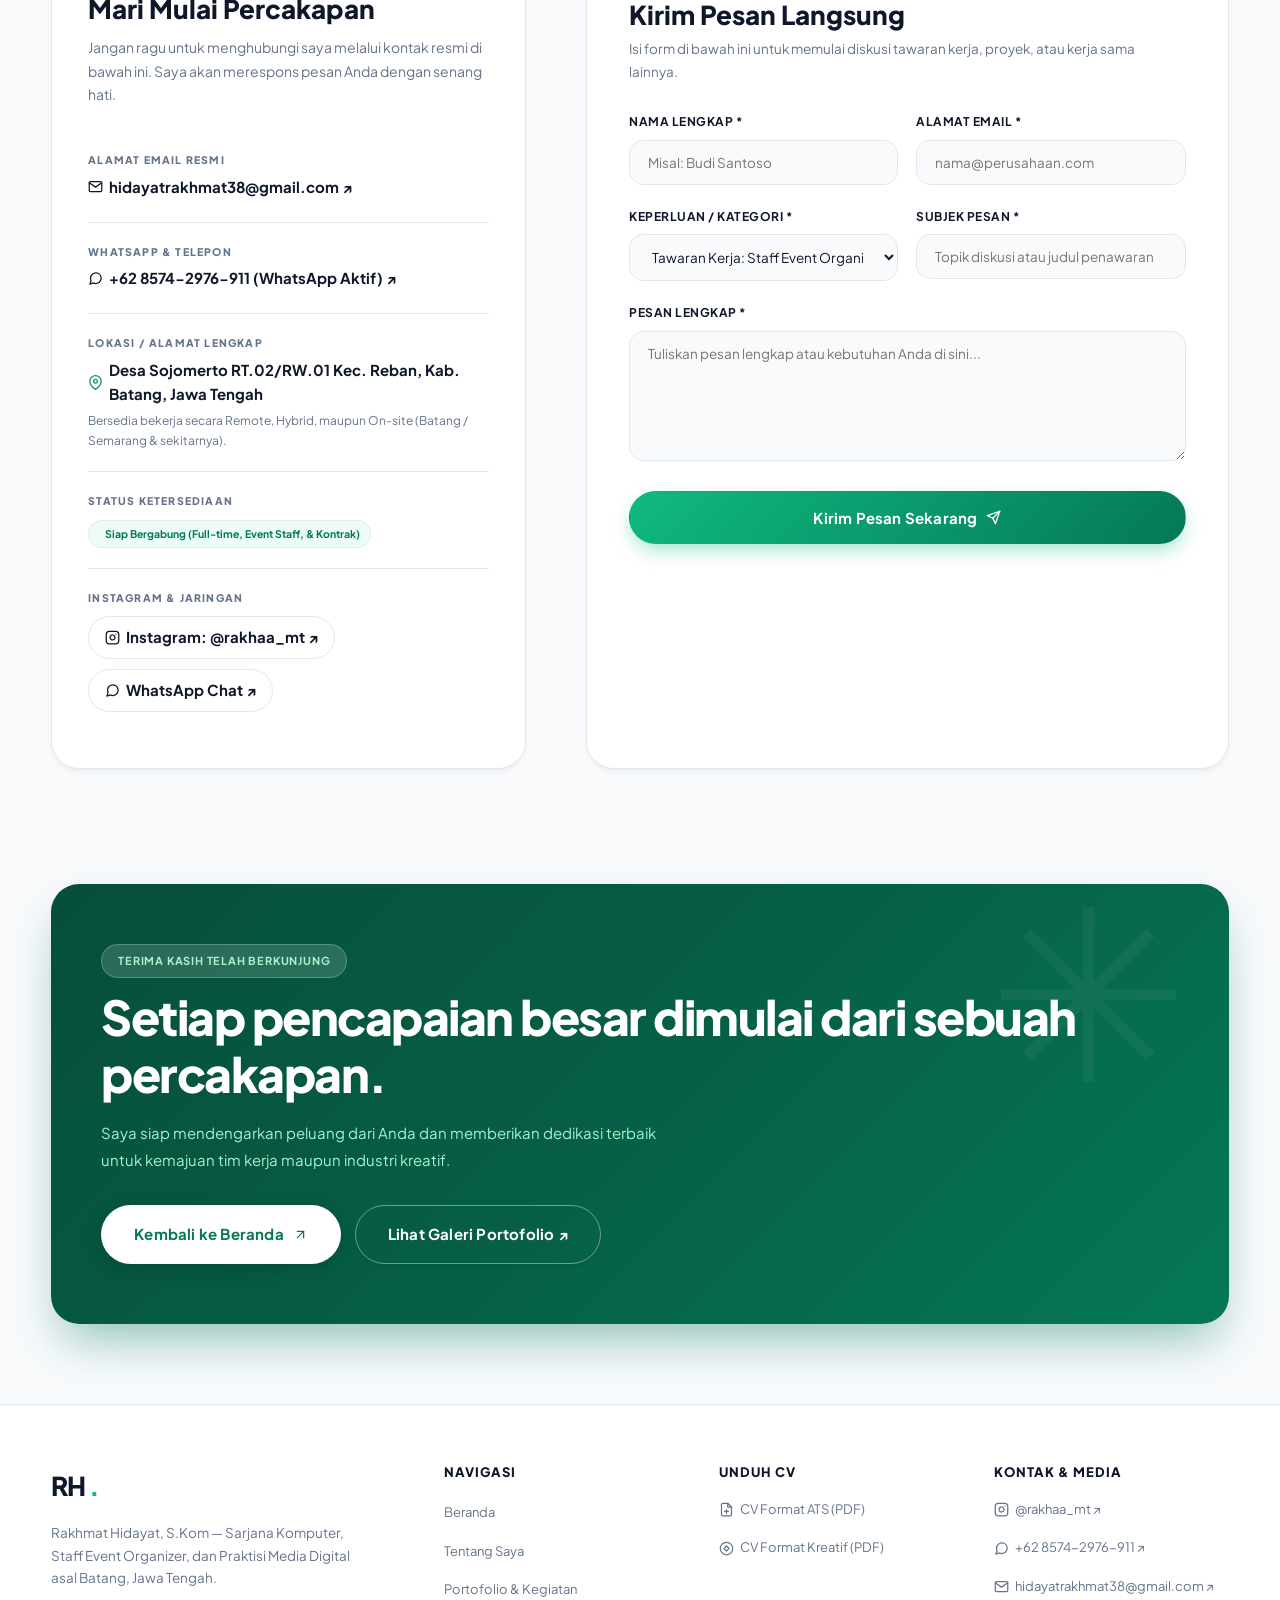
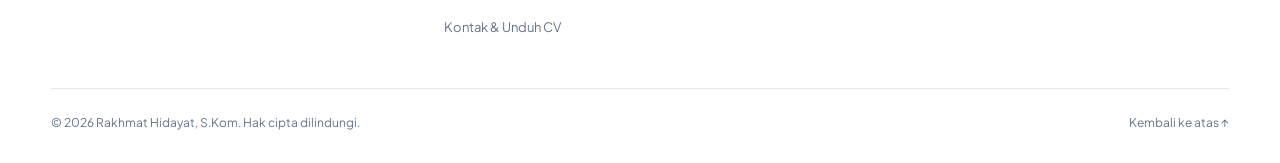
<file: contact.html>
<!DOCTYPE html>
<html lang="id">

<head>
    <meta charset="UTF-8">
    <meta name="viewport" content="width=device-width, initial-scale=1.0">
    <meta name="description" content="Kontak Rakhmat Hidayat, S.Kom dan Unduh Curriculum Vitae (CV) Format ATS maupun Kreatif.">
    <title>Kontak & Unduh CV — Rakhmat Hidayat, S.Kom</title>

    <!-- Google Fonts: Plus Jakarta Sans -->
    <link rel="preconnect" href="https://fonts.googleapis.com">
    <link rel="preconnect" href="https://fonts.gstatic.com" crossorigin>
    <link href="https://fonts.googleapis.com/css2?family=Plus+Jakarta+Sans:wght@400;500;600;700;800&display=swap" rel="stylesheet">

    <!-- Unified Stylesheet -->
    <link rel="stylesheet" href="assets/css/style.css">
</head>

<body>

    <!-- CREATIVE BACKGROUND MATRIX & ORNAMENTS -->
    <div class="bg-creative-grid"></div>
    <div class="gradient-background">
        <div class="gradient-blob blob-1"></div>
        <div class="gradient-blob blob-2"></div>
        <div class="gradient-blob blob-3"></div>
    </div>

    <!-- SITE HEADER / NAVIGATION -->
    <header class="site-header">
        <nav class="container main-nav">
            <a href="index.html" class="brand-logo">
                RH<span class="dot">.</span>
                <span class="brand-tagline">Rakhmat Hidayat</span>
            </a>

            <ul class="nav-links" id="navLinks">
                <li><a href="index.html">Beranda</a></li>
                <li><a href="about.html">Tentang Saya</a></li>
                <li><a href="portfolio.html">Portofolio & Kegiatan</a></li>
                <li><a href="contact.html" class="active">Kontak & Unduh CV</a></li>
                <li>
                    <a href="contact.html" class="nav-btn-talk">
                        Let's Talk
                        <svg class="icon-svg icon-svg-sm" viewBox="0 0 24 24"><line x1="7" y1="17" x2="17" y2="7"/><polyline points="7 7 17 7 17 17"/></svg>
                    </a>
                </li>
            </ul>

            <button class="menu-toggle" id="menuToggle" aria-label="Buka menu navigasi" aria-expanded="false">
                <svg class="icon-svg" viewBox="0 0 24 24"><line x1="3" y1="12" x2="21" y2="12"/><line x1="3" y1="6" x2="21" y2="6"/><line x1="3" y1="18" x2="21" y2="18"/></svg>
            </button>
        </nav>
    </header>

    <main>
        <!-- PAGE HERO -->
        <section class="page-hero">
            <div class="ornament-cross" style="top:110px; right:40px;">+</div>
            <div class="container">
                <span class="eyebrow">
                    <span class="pulse-dot"></span>
                    HUBUNGI SAYA & UNDUH CURRICULUM VITAE
                </span>
                <h1>Mari Terhubung & <br><span class="green-text">Unduh CV Saya</span></h1>
                <p class="lead">
                    Terbuka untuk peluang karir profesional, peran Staff Event Organizer, media administration, kerja sama proyek teknologi dan website, maupun kebutuhan desain grafis. Unduh CV saya dalam format ATS atau Kreatif di bawah ini.
                </p>
            </div>
        </section>

        <!-- DEDICATED CV DOWNLOAD SECTION -->
        <section class="cv-showcase-section" id="download-cv">
            <div class="container">
                <span class="section-label">
                    <svg class="icon-svg icon-svg-sm" viewBox="0 0 24 24"><path d="M14 2H6a2 2 0 0 0-2 2v16a2 2 0 0 0 2 2h12a2 2 0 0 0 2-2V8z"/><polyline points="14 2 14 8 20 8"/></svg>
                    DOKUMEN RESMI / CURRICULUM VITAE
                </span>
                <div class="section-heading-row">
                    <div>
                        <h2 class="section-title">Pilih Format CV Sesuai Kebutuhan Anda</h2>
                        <p class="section-desc">Tersedia dua opsi format: <strong>Format ATS</strong> yang terstruktur rapi untuk sistem seleksi korporat, serta <strong>Format Kreatif</strong> yang menyajikan eksplorasi visual untuk agensi dan industri kreatif.</p>
                    </div>
                </div>

                <div class="cv-grid">
                    <!-- CV ATS CARD -->
                    <div class="cv-card featured">
                        <div class="cv-card-top">
                            <div class="cv-icon ats">
                                <svg class="icon-svg icon-svg-xl" viewBox="0 0 24 24"><path d="M14 2H6a2 2 0 0 0-2 2v16a2 2 0 0 0 2 2h12a2 2 0 0 0 2-2V8z"/><polyline points="14 2 14 8 20 8"/><line x1="16" y1="13" x2="8" y2="13"/><line x1="16" y1="17" x2="8" y2="17"/><polyline points="10 9 9 9 8 9"/></svg>
                            </div>
                            <span class="cv-badge ats">ATS-FRIENDLY FORMAT</span>
                        </div>

                        <h3>Curriculum Vitae (ATS)</h3>
                        <p class="cv-desc">
                            Dirancang khusus dengan tata letak teks bersih dan standar industri agar mudah dipindai secara optimal oleh sistem <strong>Applicant Tracking System (ATS)</strong> pada rekrutmen perusahaan teknologi, BUMN, perbankan, dan institusi formal.
                        </p>

                        <ul class="cv-feature-list">
                            <li>
                                <span class="check">
                                    <svg class="icon-svg icon-svg-sm" viewBox="0 0 24 24"><polyline points="20 6 9 17 4 12"/></svg>
                                </span>
                                Lulusan S1 Teknik Informatika (Sarjana Komputer)
                            </li>
                            <li>
                                <span class="check">
                                    <svg class="icon-svg icon-svg-sm" viewBox="0 0 24 24"><polyline points="20 6 9 17 4 12"/></svg>
                                </span>
                                Pengalaman Staff Event Organizer 2025 & Admin Media UPGRIS
                            </li>
                            <li>
                                <span class="check">
                                    <svg class="icon-svg icon-svg-sm" viewBox="0 0 24 24"><polyline points="20 6 9 17 4 12"/></svg>
                                </span>
                                Kepemimpinan Ketua Bidang Infokom & Magang Industri QC
                            </li>
                            <li>
                                <span class="check">
                                    <svg class="icon-svg icon-svg-sm" viewBox="0 0 24 24"><polyline points="20 6 9 17 4 12"/></svg>
                                </span>
                                Data Pribadi & Kontak Asli Lengkap (Batang, Jawa Tengah)
                            </li>
                            <li>
                                <span class="check">
                                    <svg class="icon-svg icon-svg-sm" viewBox="0 0 24 24"><polyline points="20 6 9 17 4 12"/></svg>
                                </span>
                                Format Dokumen PDF Standar (Update 2026)
                            </li>
                        </ul>

                        <div class="cv-actions">
                            <a href="assets/cv/CV_ATS_Rakhmat_Hidayat.pdf" download="CV_ATS_Rakhmat_Hidayat.pdf" class="btn btn-primary">
                                <svg class="icon-svg icon-svg-sm" viewBox="0 0 24 24"><path d="M21 15v4a2 2 0 0 1-2 2H5a2 2 0 0 1-2-2v-4"/><polyline points="7 10 12 15 17 10"/><line x1="12" y1="15" x2="12" y2="3"/></svg>
                                Unduh CV ATS (PDF)
                            </a>
                            <button type="button" class="btn btn-secondary btn-preview-cv" data-cv-type="ats">
                                <svg class="icon-svg icon-svg-sm" viewBox="0 0 24 24"><path d="M1 12s4-8 11-8 11 8 11 8-4 8-11 8-11-8-11-8z"/><circle cx="12" cy="12" r="3"/></svg>
                                Preview Ringkasan
                            </button>
                        </div>
                    </div>

                    <!-- CV KREATIF CARD -->
                    <div class="cv-card">
                        <div class="cv-card-top">
                            <div class="cv-icon creative">
                                <svg class="icon-svg icon-svg-xl" viewBox="0 0 24 24"><circle cx="13.5" cy="6.5" r=".5" fill="currentColor"/><circle cx="17.5" cy="10.5" r=".5" fill="currentColor"/><circle cx="8.5" cy="7.5" r=".5" fill="currentColor"/><circle cx="6.5" cy="12.5" r=".5" fill="currentColor"/><path d="M12 2C6.5 2 2 6.5 2 12s4.5 10 10 10c.926 0 1.648-.746 1.648-1.688 0-.437-.18-.835-.437-1.125-.29-.289-.438-.652-.438-1.125a1.64 1.64 0 0 1 1.668-1.668h1.996c3.051 0 5.555-2.503 5.555-5.554C21.965 6.012 17.461 2 12 2z"/></svg>
                            </div>
                            <span class="cv-badge creative">CREATIVE & VISUAL FORMAT</span>
                        </div>

                        <h3>Curriculum Vitae (Kreatif)</h3>
                        <p class="cv-desc">
                            Didesain secara estetik dengan elemen visual, tipografi dinamis, dan representasi identitas visual. Sangat ideal untuk kebutuhan rekrutmen <strong>Creative Agency, Media Digital, Studio Desain, Startup, dan Event Organizer</strong>.
                        </p>

                        <ul class="cv-feature-list">
                            <li>
                                <span class="check">
                                    <svg class="icon-svg icon-svg-sm" viewBox="0 0 24 24"><polyline points="20 6 9 17 4 12"/></svg>
                                </span>
                                Desain visual eksklusif dan mencerminkan sisi estetika
                            </li>
                            <li>
                                <span class="check">
                                    <svg class="icon-svg icon-svg-sm" viewBox="0 0 24 24"><polyline points="20 6 9 17 4 12"/></svg>
                                </span>
                                Menyorot portofolio desain grafis, UI/UX, dan videografi
                            </li>
                            <li>
                                <span class="check">
                                    <svg class="icon-svg icon-svg-sm" viewBox="0 0 24 24"><polyline points="20 6 9 17 4 12"/></svg>
                                </span>
                                Rekam jejak Public Relations, Staff EO 2025, dan media sosial
                            </li>
                            <li>
                                <span class="check">
                                    <svg class="icon-svg icon-svg-sm" viewBox="0 0 24 24"><polyline points="20 6 9 17 4 12"/></svg>
                                </span>
                                Tampilan visual full-color dengan layout infografis
                            </li>
                            <li>
                                <span class="check">
                                    <svg class="icon-svg icon-svg-sm" viewBox="0 0 24 24"><polyline points="20 6 9 17 4 12"/></svg>
                                </span>
                                Format Dokumen PDF Visual (Update 2026)
                            </li>
                        </ul>

                        <div class="cv-actions">
                            <a href="assets/cv/CV_Kreatif_Rakhmat_Hidayat.pdf" download="CV_Kreatif_Rakhmat_Hidayat.pdf" class="btn btn-primary">
                                <svg class="icon-svg icon-svg-sm" viewBox="0 0 24 24"><path d="M21 15v4a2 2 0 0 1-2 2H5a2 2 0 0 1-2-2v-4"/><polyline points="7 10 12 15 17 10"/><line x1="12" y1="15" x2="12" y2="3"/></svg>
                                Unduh CV Kreatif (PDF)
                            </a>
                            <button type="button" class="btn btn-secondary btn-preview-cv" data-cv-type="creative">
                                <svg class="icon-svg icon-svg-sm" viewBox="0 0 24 24"><path d="M1 12s4-8 11-8 11 8 11 8-4 8-11 8-11-8-11-8z"/><circle cx="12" cy="12" r="3"/></svg>
                                Preview Ringkasan
                            </button>
                        </div>
                    </div>
                </div>
            </div>
        </section>

        <!-- CONTACT DETAILS & INTERACTIVE FORM -->
        <section class="section container">
            <div class="contact-layout">
                <!-- Left: Contact Details (Asli dari CV) -->
                <div class="contact-info-card">
                    <span class="section-label">
                        <svg class="icon-svg icon-svg-sm" viewBox="0 0 24 24"><path d="M22 16.92v3a2 2 0 0 1-2.18 2 19.79 19.79 0 0 1-8.63-3.07 19.5 19.5 0 0 1-6-6 19.79 19.79 0 0 1-3.07-8.67A2 2 0 0 1 4.11 2h3a2 2 0 0 1 2 1.72 12.84 12.84 0 0 0 .7 2.81 2 2 0 0 1-.45 2.11L8.09 9.91a16 16 0 0 0 6 6l1.27-1.27a2 2 0 0 1 2.11-.45 12.84 12.84 0 0 0 2.81.7A2 2 0 0 1 22 16.92z"/></svg>
                        SALURAN KOMUNIKASI RESMI
                    </span>
                    <h2 style="font-size:26px; margin-bottom:12px;">Mari Mulai Percakapan</h2>
                    <p style="color:var(--gray); font-size:14px; line-height:1.7; margin-bottom:24px;">
                        Jangan ragu untuk menghubungi saya melalui kontak resmi di bawah ini. Saya akan merespons pesan Anda dengan senang hati.
                    </p>

                    <div class="contact-info-item">
                        <small>ALAMAT EMAIL RESMI</small>
                        <a href="mailto:hidayatrakhmat38@gmail.com">
                            <svg class="icon-svg icon-svg-sm" viewBox="0 0 24 24"><path d="M4 4h16c1.1 0 2 .9 2 2v12c0 1.1-.9 2-2 2H4c-1.1 0-2-.9-2-2V6c0-1.1.9-2 2-2z"/><polyline points="22,6 12,13 2,6"/></svg>
                            hidayatrakhmat38@gmail.com ↗
                        </a>
                    </div>

                    <div class="contact-info-item">
                        <small>WHATSAPP & TELEPON</small>
                        <a href="https://wa.me/6285742976911" target="_blank" rel="noopener">
                            <svg class="icon-svg icon-svg-sm" viewBox="0 0 24 24"><path d="M21 11.5a8.38 8.38 0 0 1-.9 3.8 8.5 8.5 0 0 1-7.6 4.7 8.38 8.38 0 0 1-3.8-.9L3 21l1.9-5.7a8.38 8.38 0 0 1-.9-3.8 8.5 8.5 0 0 1 4.7-7.6 8.38 8.38 0 0 1 3.8-.9h.5a8.48 8.48 0 0 1 8 8v.5z"/></svg>
                            +62 8574-2976-911 (WhatsApp Aktif) ↗
                        </a>
                    </div>

                    <div class="contact-info-item">
                        <small>LOKASI / ALAMAT LENGKAP</small>
                        <strong>
                            <svg class="icon-svg icon-svg-sm icon-svg-primary" viewBox="0 0 24 24"><path d="M21 10c0 7-9 13-9 13s-9-6-9-13a9 9 0 0 1 18 0z"/><circle cx="12" cy="10" r="3"/></svg>
                            Desa Sojomerto RT.02/RW.01 Kec. Reban, Kab. Batang, Jawa Tengah
                        </strong>
                        <p style="font-size:12px; color:var(--gray); margin-top:4px;">Bersedia bekerja secara Remote, Hybrid, maupun On-site (Batang / Semarang & sekitarnya).</p>
                    </div>

                    <div class="contact-info-item">
                        <small>STATUS KETERSEDIAAN</small>
                        <span class="tag-pill" style="color:var(--primary-dark); background:var(--primary-soft); font-weight:700; display:inline-flex; align-items:center; gap:6px;">
                            <span class="pulse-dot"></span>
                            Siap Bergabung (Full-time, Event Staff, & Kontrak)
                        </span>
                    </div>

                    <div class="contact-info-item" style="border-bottom:none;">
                        <small>INSTAGRAM & JARINGAN</small>
                        <div class="social-pills">
                            <a href="https://www.instagram.com/rakhaa_mt/" target="_blank" rel="noopener" class="social-pill">
                                <svg class="icon-svg icon-svg-sm" viewBox="0 0 24 24"><rect x="2" y="2" width="20" height="20" rx="5" ry="5"/><path d="M16 11.37A4 4 0 1 1 12.63 8 4 4 0 0 1 16 11.37z"/><line x1="17.5" y1="6.5" x2="17.51" y2="6.5"/></svg>
                                Instagram: @rakhaa_mt ↗
                            </a>
                            <a href="https://wa.me/6285742976911" target="_blank" rel="noopener" class="social-pill">
                                <svg class="icon-svg icon-svg-sm" viewBox="0 0 24 24"><path d="M21 11.5a8.38 8.38 0 0 1-.9 3.8 8.5 8.5 0 0 1-7.6 4.7 8.38 8.38 0 0 1-3.8-.9L3 21l1.9-5.7a8.38 8.38 0 0 1-.9-3.8 8.5 8.5 0 0 1 4.7-7.6 8.38 8.38 0 0 1 3.8-.9h.5a8.48 8.48 0 0 1 8 8v.5z"/></svg>
                                WhatsApp Chat ↗
                            </a>
                        </div>
                    </div>
                </div>

                <!-- Right: Message Form -->
                <div class="contact-form-box">
                    <span class="section-label">
                        <svg class="icon-svg icon-svg-sm" viewBox="0 0 24 24"><path d="M21 15a2 2 0 0 1-2 2H7l-4 4V5a2 2 0 0 1 2-2h14a2 2 0 0 1 2 2z"/></svg>
                        FORMULIR PESAN
                    </span>
                    <h2 style="font-size:26px; margin-bottom:8px;">Kirim Pesan Langsung</h2>
                    <p style="color:var(--gray); font-size:13.5px; line-height:1.7; margin-bottom:28px;">
                        Isi form di bawah ini untuk memulai diskusi tawaran kerja, proyek, atau kerja sama lainnya.
                    </p>

                    <form id="contactForm">
                        <div class="form-row">
                            <div class="form-group">
                                <label for="name">NAMA LENGKAP *</label>
                                <input type="text" id="name" placeholder="Misal: Budi Santoso" required>
                            </div>

                            <div class="form-group">
                                <label for="email">ALAMAT EMAIL *</label>
                                <input type="email" id="email" placeholder="nama@perusahaan.com" required>
                            </div>
                        </div>

                        <div class="form-row">
                            <div class="form-group">
                                <label for="category">KEPERLUAN / KATEGORI *</label>
                                <select id="category" required>
                                    <option value="Staff Event Organizer / Event Staff">Tawaran Kerja: Staff Event Organizer</option>
                                    <option value="Tawaran Kerja IT / Full-time">Tawaran Kerja: IT & Pengembangan Sistem (S.Kom)</option>
                                    <option value="Admin Media & Desain Grafis">Admin Media, Desain Grafis, & Konten Digital</option>
                                    <option value="Proyek Web & AI">Proyek Web & AI / Machine Learning</option>
                                    <option value="Undangan Pembicara / Public Speaking">Undangan Pembicara / Public Speaking / MC</option>
                                    <option value="Kolaborasi Lainnya">Kolaborasi Lainnya</option>
                                </select>
                            </div>

                            <div class="form-group">
                                <label for="subject">SUBJEK PESAN *</label>
                                <input type="text" id="subject" placeholder="Topik diskusi atau judul penawaran" required>
                            </div>
                        </div>

                        <div class="form-group">
                            <label for="message">PESAN LENGKAP *</label>
                            <textarea id="message" placeholder="Tuliskan pesan lengkap atau kebutuhan Anda di sini..." required></textarea>
                        </div>

                        <button type="submit" class="btn btn-primary btn-lg" style="width:100%;">
                            Kirim Pesan Sekarang
                            <svg class="icon-svg icon-svg-sm" viewBox="0 0 24 24"><line x1="22" y1="2" x2="11" y2="13"/><polygon points="22 2 15 22 11 13 2 9 22 2"/></svg>
                        </button>

                        <div class="form-status" id="formStatus"></div>
                    </form>
                </div>
            </div>
        </section>

        <!-- CTA TO HOMEPAGE -->
        <section class="container">
            <div class="cta-banner">
                <span class="eyebrow" style="background:rgba(255,255,255,0.15); color:#a7f3d0; border-color:rgba(167,243,208,0.3);">TERIMA KASIH TELAH BERKUNJUNG</span>
                <h2>Setiap pencapaian besar dimulai dari sebuah percakapan.</h2>
                <p>Saya siap mendengarkan peluang dari Anda dan memberikan dedikasi terbaik untuk kemajuan tim kerja maupun industri kreatif.</p>
                <div style="display:flex; gap:14px; flex-wrap:wrap;">
                    <a href="index.html" class="btn btn-white btn-lg">
                        Kembali ke Beranda
                        <svg class="icon-svg icon-svg-sm" viewBox="0 0 24 24"><line x1="7" y1="17" x2="17" y2="7"/><polyline points="7 7 17 7 17 17"/></svg>
                    </a>
                    <a href="portfolio.html" class="btn btn-secondary btn-lg" style="background:transparent; color:white; border-color:rgba(255,255,255,0.4);">
                        Lihat Galeri Portofolio ↗
                    </a>
                </div>
            </div>
        </section>
    </main>

    <!-- FOOTER -->
    <footer class="site-footer">
        <div class="container footer-top">
            <div class="footer-brand">
                <a href="index.html" class="brand-logo">RH<span class="dot">.</span></a>
                <p>Rakhmat Hidayat, S.Kom — Sarjana Komputer, Staff Event Organizer, dan Praktisi Media Digital asal Batang, Jawa Tengah.</p>
            </div>

            <div class="footer-col">
                <h4>Navigasi</h4>
                <ul>
                    <li><a href="index.html">Beranda</a></li>
                    <li><a href="about.html">Tentang Saya</a></li>
                    <li><a href="portfolio.html">Portofolio & Kegiatan</a></li>
                    <li><a href="contact.html">Kontak & Unduh CV</a></li>
                </ul>
            </div>

            <div class="footer-col">
                <h4>Unduh CV</h4>
                <ul>
                    <li>
                        <a href="assets/cv/CV_ATS_Rakhmat_Hidayat.pdf" download="CV_ATS_Rakhmat_Hidayat.pdf">
                            <svg class="icon-svg icon-svg-sm" viewBox="0 0 24 24"><path d="M14 2H6a2 2 0 0 0-2 2v16a2 2 0 0 0 2 2h12a2 2 0 0 0 2-2V8z"/><polyline points="14 2 14 8 20 8"/><line x1="12" y1="18" x2="12" y2="12"/><line x1="9" y1="15" x2="15" y2="15"/></svg>
                            CV Format ATS (PDF)
                        </a>
                    </li>
                    <li>
                        <a href="assets/cv/CV_Kreatif_Rakhmat_Hidayat.pdf" download="CV_Kreatif_Rakhmat_Hidayat.pdf">
                            <svg class="icon-svg icon-svg-sm" viewBox="0 0 24 24"><circle cx="12" cy="12" r="10"/><polygon points="12 8 8 12 12 16 16 12 12 8"/></svg>
                            CV Format Kreatif (PDF)
                        </a>
                    </li>
                </ul>
            </div>

            <div class="footer-col">
                <h4>Kontak & Media</h4>
                <ul>
                    <li>
                        <a href="https://www.instagram.com/rakhaa_mt/" target="_blank" rel="noopener">
                            <svg class="icon-svg icon-svg-sm" viewBox="0 0 24 24"><rect x="2" y="2" width="20" height="20" rx="5" ry="5"/><path d="M16 11.37A4 4 0 1 1 12.63 8 4 4 0 0 1 16 11.37z"/><line x1="17.5" y1="6.5" x2="17.51" y2="6.5"/></svg>
                            @rakhaa_mt ↗
                        </a>
                    </li>
                    <li>
                        <a href="https://wa.me/6285742976911" target="_blank" rel="noopener">
                            <svg class="icon-svg icon-svg-sm" viewBox="0 0 24 24"><path d="M21 11.5a8.38 8.38 0 0 1-.9 3.8 8.5 8.5 0 0 1-7.6 4.7 8.38 8.38 0 0 1-3.8-.9L3 21l1.9-5.7a8.38 8.38 0 0 1-.9-3.8 8.5 8.5 0 0 1 4.7-7.6 8.38 8.38 0 0 1 3.8-.9h.5a8.48 8.48 0 0 1 8 8v.5z"/></svg>
                            +62 8574-2976-911 ↗
                        </a>
                    </li>
                    <li>
                        <a href="mailto:hidayatrakhmat38@gmail.com">
                            <svg class="icon-svg icon-svg-sm" viewBox="0 0 24 24"><path d="M4 4h16c1.1 0 2 .9 2 2v12c0 1.1-.9 2-2 2H4c-1.1 0-2-.9-2-2V6c0-1.1.9-2 2-2z"/><polyline points="22,6 12,13 2,6"/></svg>
                            hidayatrakhmat38@gmail.com ↗
                        </a>
                    </li>
                </ul>
            </div>
        </div>

        <div class="container footer-bottom">
            <p>© 2026 Rakhmat Hidayat, S.Kom. Hak cipta dilindungi.</p>
            <a href="#">Kembali ke atas ↑</a>
        </div>
    </footer>

    <!-- CV PREVIEW MODAL -->
    <div class="modal-overlay" id="cvModal">
        <div class="modal-content" style="max-width:680px;">
            <button class="modal-close-btn" id="cvModalClose" aria-label="Tutup">✕</button>
            <div class="modal-body" style="padding:36px;">
                <span class="modal-badge" style="background:#eff6ff; color:#2563eb;">
                    <svg class="icon-svg icon-svg-sm" viewBox="0 0 24 24"><path d="M14 2H6a2 2 0 0 0-2 2v16a2 2 0 0 0 2 2h12a2 2 0 0 0 2-2V8z"/></svg>
                    PREVIEW DOKUMEN RESMI
                </span>
                <h3 id="cvModalTitle" style="margin-bottom:18px;">Curriculum Vitae</h3>
                <div id="cvModalContent">
                    <!-- Loaded dynamically via JS -->
                </div>
                <div style="margin-top:24px; padding-top:18px; border-top:1px solid var(--border); display:flex; gap:12px; justify-content:flex-end;">
                    <a id="cvModalDownload" href="#" class="btn btn-primary" download>
                        <svg class="icon-svg icon-svg-sm" viewBox="0 0 24 24"><path d="M21 15v4a2 2 0 0 1-2 2H5a2 2 0 0 1-2-2v-4"/><polyline points="7 10 12 15 17 10"/><line x1="12" y1="15" x2="12" y2="3"/></svg>
                        Unduh File PDF
                    </a>
                </div>
            </div>
        </div>
    </div>

    <!-- Scripts -->
    <script src="assets/js/main.js"></script>
</body>

</html>
</file>
<file: assets/css/style.css>
/* ==========================================================================
   PORTFOLIO RAKHMAT HIDAYAT - PREMIUM CREATIVE AGENCY DESIGN SYSTEM
   Informatics Engineer | Public Relations | Digital Creative
   ========================================================================== */

:root {
    --primary: #059669;          /* Emerald 600 */
    --primary-dark: #047857;     /* Emerald 700 */
    --primary-light: #10b981;    /* Emerald 500 */
    --primary-soft: #ecfdf5;     /* Emerald 50 */
    --primary-subtle: rgba(16, 185, 129, 0.12);
    --primary-gradient: linear-gradient(135deg, #10b981 0%, #047857 100%);
    --primary-glow: rgba(16, 185, 129, 0.35);

    --dark: #0f172a;             /* Slate 900 */
    --dark-light: #1e293b;       /* Slate 800 */
    --dark-card: #182234;
    --gray: #64748b;             /* Slate 500 */
    --gray-light: #f8fafc;       /* Slate 50 */
    --gray-muted: #94a3b8;       /* Slate 400 */
    --border: #e2e8f0;           /* Slate 200 */
    --border-hover: #cbd5e1;
    --white: #ffffff;

    --shadow-xs: 0 1px 2px rgba(0, 0, 0, 0.04);
    --shadow-sm: 0 4px 6px -1px rgba(0, 0, 0, 0.05), 0 2px 4px -2px rgba(0, 0, 0, 0.04);
    --shadow-md: 0 10px 25px -5px rgba(0, 0, 0, 0.08), 0 8px 10px -6px rgba(0, 0, 0, 0.03);
    --shadow-lg: 0 20px 35px -10px rgba(15, 23, 42, 0.1), 0 10px 20px -8px rgba(16, 185, 129, 0.15);
    --shadow-3d: 0 25px 50px -12px rgba(15, 23, 42, 0.22), 0 12px 28px -6px rgba(16, 185, 129, 0.25);
    --shadow-glow: 0 14px 34px -8px rgba(16, 185, 129, 0.45);

    --radius-sm: 8px;
    --radius-md: 14px;
    --radius-lg: 20px;
    --radius-xl: 28px;
    --radius-full: 9999px;

    --transition: all 0.28s cubic-bezier(0.16, 1, 0.3, 1);
}

/* BASE STYLING */
* {
    margin: 0;
    padding: 0;
    box-sizing: border-box;
}

html {
    scroll-behavior: smooth;
    font-size: 16px;
}

body {
    font-family: 'Plus Jakarta Sans', -apple-system, BlinkMacSystemFont, 'Segoe UI', Roboto, sans-serif;
    color: var(--dark);
    background-color: #f8fafc;
    line-height: 1.65;
    overflow-x: hidden;
    position: relative;
    isolation: isolate;
    -webkit-font-smoothing: antialiased;
}

/* HIGH-END CREATIVE BACKGROUND & ORNAMENTS */
.bg-creative-grid {
    position: fixed;
    inset: 0;
    z-index: -2;
    pointer-events: none;
    background-color: #fafcfb;
    background-image: 
        radial-gradient(rgba(16, 185, 129, 0.14) 1.2px, transparent 1.2px),
        linear-gradient(to right, rgba(226, 232, 240, 0.45) 1px, transparent 1px),
        linear-gradient(to bottom, rgba(226, 232, 240, 0.45) 1px, transparent 1px);
    background-size: 28px 28px, 112px 112px, 112px 112px;
}

/* ORNAMENTAL GRAPHIC ACCENTS */
.ornament-cross {
    position: absolute;
    color: rgba(16, 185, 129, 0.4);
    font-size: 18px;
    font-weight: 300;
    pointer-events: none;
    user-select: none;
    line-height: 1;
}

.ornament-coords {
    font-family: ui-monospace, SFMono-Regular, Menlo, Monaco, Consolas, monospace;
    font-size: 10px;
    font-weight: 600;
    letter-spacing: 1.5px;
    color: var(--gray-muted);
    text-transform: uppercase;
}

.ornament-circle-spin {
    position: absolute;
    width: 140px;
    height: 140px;
    border: 1px dashed rgba(16, 185, 129, 0.25);
    border-radius: 50%;
    pointer-events: none;
    animation: rotateSlow 30s linear infinite;
}

@keyframes rotateSlow {
    from { transform: rotate(0deg); }
    to { transform: rotate(360deg); }
}

a {
    text-decoration: none;
    color: inherit;
    transition: var(--transition);
}

img {
    display: block;
    max-width: 100%;
    height: auto;
}

button, input, textarea, select {
    font-family: inherit;
}

.container {
    width: min(92%, 1200px);
    margin-inline: auto;
    position: relative;
}

/* TYPOGRAPHY */
h1, h2, h3, h4, h5, h6 {
    color: var(--dark);
    font-weight: 800;
    line-height: 1.2;
}

.green-text {
    color: var(--primary);
    background: var(--primary-gradient);
    -webkit-background-clip: text;
    -webkit-text-fill-color: transparent;
}

/* VECTOR SVG ICONS (NO EMOJIS) */
.icon-svg {
    display: inline-flex;
    align-items: center;
    justify-content: center;
    flex-shrink: 0;
    width: 20px;
    height: 20px;
    stroke: currentColor;
    fill: none;
    stroke-width: 2;
    stroke-linecap: round;
    stroke-linejoin: round;
    vertical-align: middle;
}

.icon-svg-sm {
    width: 15px;
    height: 15px;
    stroke-width: 2;
}

.icon-svg-lg {
    width: 26px;
    height: 26px;
    stroke-width: 1.8;
}

.icon-svg-xl {
    width: 34px;
    height: 34px;
    stroke-width: 1.6;
}

.icon-svg-primary {
    color: var(--primary);
}

/* NAVBAR */
header.site-header {
    position: fixed;
    top: 0;
    left: 0;
    width: 100%;
    z-index: 999;
    background: rgba(255, 255, 255, 0.88);
    backdrop-filter: blur(20px);
    -webkit-backdrop-filter: blur(20px);
    border-bottom: 1px solid rgba(226, 232, 240, 0.9);
    transition: var(--transition);
}

header.site-header.scrolled {
    background: rgba(255, 255, 255, 0.96);
    box-shadow: 0 8px 25px -4px rgba(15, 23, 42, 0.05);
}

nav.main-nav {
    height: 80px;
    display: flex;
    align-items: center;
    justify-content: space-between;
}

.brand-logo {
    font-size: 26px;
    font-weight: 800;
    letter-spacing: -1px;
    color: var(--dark);
    display: inline-flex;
    align-items: center;
    gap: 4px;
}

.brand-logo span.dot {
    color: var(--primary-light);
}

.brand-tagline {
    display: block;
    font-size: 9px;
    font-weight: 700;
    letter-spacing: 1.2px;
    color: var(--gray);
    text-transform: uppercase;
}

.nav-links {
    display: flex;
    align-items: center;
    gap: 28px;
    list-style: none;
}

.nav-links a {
    font-size: 13.5px;
    font-weight: 600;
    color: var(--gray);
    position: relative;
    padding: 6px 0;
    display: inline-flex;
    align-items: center;
    gap: 6px;
}

.nav-links a:hover,
.nav-links a.active {
    color: var(--primary-dark);
}

.nav-links a::after {
    content: '';
    position: absolute;
    bottom: 0;
    left: 0;
    width: 0;
    height: 2px;
    background: var(--primary);
    border-radius: 2px;
    transition: width 0.25s ease;
}

.nav-links a:hover::after,
.nav-links a.active::after {
    width: 100%;
}

.nav-btn-talk {
    background: var(--dark) !important;
    color: var(--white) !important;
    padding: 10px 22px !important;
    border-radius: var(--radius-full) !important;
    font-size: 13px !important;
    font-weight: 700 !important;
    box-shadow: var(--shadow-sm);
    display: inline-flex;
    align-items: center;
    gap: 8px;
    border: 1px solid transparent;
}

.nav-btn-talk::after {
    display: none !important;
}

.nav-btn-talk:hover {
    background: var(--primary) !important;
    transform: translateY(-2px);
    box-shadow: var(--shadow-glow);
}

.menu-toggle {
    display: none;
    background: none;
    border: none;
    font-size: 24px;
    cursor: pointer;
    color: var(--dark);
    padding: 6px;
    line-height: 1;
}

/* BUTTONS */
.btn {
    display: inline-flex;
    align-items: center;
    justify-content: center;
    gap: 9px;
    padding: 14px 26px;
    border-radius: var(--radius-full);
    font-size: 13.5px;
    font-weight: 700;
    letter-spacing: 0.2px;
    cursor: pointer;
    border: 1px solid transparent;
    transition: var(--transition);
    white-space: nowrap;
}

.btn-primary {
    background: var(--primary-gradient);
    color: var(--white);
    box-shadow: 0 8px 20px -4px rgba(16, 185, 129, 0.45);
}

.btn-primary:hover {
    background: var(--primary-dark);
    color: var(--white);
    transform: translateY(-2px);
    box-shadow: 0 12px 25px -4px rgba(16, 185, 129, 0.55);
}

.btn-secondary {
    background: var(--white);
    color: var(--dark);
    border: 1px solid var(--border);
    box-shadow: var(--shadow-sm);
}

.btn-secondary:hover {
    border-color: var(--primary-light);
    color: var(--primary-dark);
    transform: translateY(-2px);
    box-shadow: var(--shadow-md);
}

.btn-dark {
    background: var(--dark);
    color: var(--white);
}

.btn-dark:hover {
    background: #1e293b;
    transform: translateY(-2px);
    color: var(--white);
}

.btn-sm {
    padding: 8px 16px;
    font-size: 12px;
}

.btn-lg {
    padding: 16px 32px;
    font-size: 15px;
}

/* EYEBROW BADGE */
.eyebrow {
    display: inline-flex;
    align-items: center;
    gap: 8px;
    border: 1px solid rgba(16, 185, 129, 0.28);
    background: rgba(236, 253, 245, 0.9);
    backdrop-filter: blur(10px);
    color: var(--primary-dark);
    border-radius: var(--radius-full);
    padding: 7px 16px;
    font-size: 11px;
    font-weight: 700;
    letter-spacing: 0.8px;
    text-transform: uppercase;
}

.eyebrow .pulse-dot {
    width: 8px;
    height: 8px;
    background: var(--primary-light);
    border-radius: 50%;
    animation: pulseGlow 2s infinite;
}

@keyframes pulseGlow {
    0%, 100% {
        opacity: 1;
        transform: scale(1);
        box-shadow: 0 0 0 0 rgba(16, 185, 129, 0.7);
    }
    50% {
        opacity: 0.6;
        transform: scale(0.9);
        box-shadow: 0 0 0 6px rgba(16, 185, 129, 0);
    }
}

/* SUBPAGE PAGE HERO */
.page-hero {
    padding-top: 150px;
    padding-bottom: 70px;
    background: linear-gradient(180deg, rgba(236, 253, 245, 0.55) 0%, rgba(250, 252, 251, 1) 100%);
    border-bottom: 1px solid rgba(226, 232, 240, 0.7);
    position: relative;
    overflow: hidden;
}

.page-hero h1 {
    font-size: clamp(36px, 5.5vw, 64px);
    letter-spacing: -2px;
    margin-top: 18px;
    margin-bottom: 18px;
}

.page-hero p.lead {
    color: var(--gray);
    font-size: 16px;
    max-width: 680px;
    line-height: 1.8;
}

/* MARQUEE BANNER */
.marquee-wrapper {
    overflow: hidden;
    background: var(--dark);
    color: var(--white);
    padding: 14px 0;
    user-select: none;
    position: relative;
    border-top: 1px solid rgba(255, 255, 255, 0.08);
    border-bottom: 1px solid rgba(255, 255, 255, 0.08);
}

.marquee-track {
    display: flex;
    white-space: nowrap;
    animation: marqueeScroll 35s linear infinite;
    gap: 40px;
}

.marquee-item {
    display: inline-flex;
    align-items: center;
    gap: 16px;
    font-size: 11.5px;
    font-weight: 700;
    letter-spacing: 2px;
    color: #e2e8f0;
}

.marquee-item span.star {
    color: var(--primary-light);
    font-size: 14px;
}

@keyframes marqueeScroll {
    from { transform: translateX(0); }
    to { transform: translateX(-50%); }
}

/* SECTIONS */
.section {
    padding: 85px 0;
    position: relative;
}

.section-label {
    display: inline-flex;
    align-items: center;
    gap: 8px;
    color: var(--primary);
    font-size: 11px;
    font-weight: 800;
    letter-spacing: 1.5px;
    text-transform: uppercase;
    margin-bottom: 12px;
}

.section-title {
    font-size: clamp(28px, 3.8vw, 44px);
    letter-spacing: -1.5px;
    margin-bottom: 16px;
}

.section-desc {
    color: var(--gray);
    font-size: 15px;
    max-width: 620px;
    line-height: 1.8;
}

.section-heading-row {
    display: flex;
    justify-content: space-between;
    align-items: flex-end;
    gap: 24px;
    margin-bottom: 48px;
    flex-wrap: wrap;
}

/* HERO SECTION (INDEX) */
.hero-index {
    padding-top: 150px;
    padding-bottom: 90px;
    display: grid;
    grid-template-columns: 1.15fr 0.85fr;
    align-items: center;
    gap: 60px;
    min-height: 85vh;
    position: relative;
}

.hero-content h1 {
    font-size: clamp(40px, 5.2vw, 68px);
    letter-spacing: -2.5px;
    line-height: 1.12;
    margin-top: 22px;
    margin-bottom: 20px;
}

.hero-content p.hero-bio {
    color: var(--gray);
    font-size: 16px;
    line-height: 1.8;
    max-width: 540px;
    margin-bottom: 32px;
}

.hero-actions {
    display: flex;
    align-items: center;
    gap: 16px;
    flex-wrap: wrap;
    margin-bottom: 38px;
}

.hero-meta {
    display: flex;
    align-items: center;
    gap: 24px;
    font-size: 12.5px;
    color: var(--gray);
    font-weight: 600;
    border-top: 1px solid var(--border);
    padding-top: 24px;
    flex-wrap: wrap;
}

.hero-meta span {
    display: inline-flex;
    align-items: center;
    gap: 6px;
}

.hero-meta a:hover {
    color: var(--primary);
}

/* ==========================================================================
   ELEVATED 3D "TIMBUL" PROFILE PHOTO COMPONENT
   ========================================================================== */
.avatar-3d-container {
    position: relative;
    perspective: 1200px;
    max-width: 440px;
    margin-inline: auto;
    user-select: none;
}

.avatar-3d-ambient-glow {
    position: absolute;
    inset: -20px;
    background: radial-gradient(circle at center, rgba(16, 185, 129, 0.45) 0%, rgba(5, 150, 105, 0.2) 40%, transparent 70%);
    filter: blur(40px);
    border-radius: 50%;
    z-index: 0;
    animation: pulseAmbient 4s ease-in-out infinite alternate;
}

@keyframes pulseAmbient {
    0% { transform: scale(0.95); opacity: 0.7; }
    100% { transform: scale(1.08); opacity: 1; }
}

.avatar-3d-card {
    position: relative;
    z-index: 1;
    background: rgba(255, 255, 255, 0.92);
    backdrop-filter: blur(16px);
    border: 1px solid rgba(255, 255, 255, 0.9);
    border-radius: var(--radius-xl);
    box-shadow: 
        0 25px 50px -12px rgba(15, 23, 42, 0.18),
        0 0 0 1px rgba(16, 185, 129, 0.15),
        0 14px 28px -6px rgba(16, 185, 129, 0.25);
    padding: 32px 28px 28px;
    transition: transform 0.4s cubic-bezier(0.16, 1, 0.3, 1), box-shadow 0.4s ease;
    transform-style: preserve-3d;
}

.avatar-3d-container:hover .avatar-3d-card {
    transform: translateY(-8px) rotateX(3deg) rotateY(-2deg);
    box-shadow: 
        0 35px 65px -15px rgba(15, 23, 42, 0.24),
        0 0 0 2px rgba(16, 185, 129, 0.3),
        0 20px 35px -8px rgba(16, 185, 129, 0.35);
}

.avatar-frame-3d {
    position: relative;
    width: 240px;
    height: 270px;
    margin: 0 auto 24px;
    border-radius: 36px 36px 28px 28px;
    background: linear-gradient(145deg, #ecfdf5 0%, #a7f3d0 50%, #10b981 100%);
    box-shadow: 
        inset 0 2px 4px rgba(255, 255, 255, 0.8),
        0 15px 30px -8px rgba(16, 185, 129, 0.45);
    display: flex;
    align-items: flex-end;
    justify-content: center;
    overflow: hidden;
    border: 4px solid var(--white);
}

.avatar-frame-3d img {
    width: 100%;
    height: 100%;
    object-fit: cover;
    object-position: top center;
    transition: transform 0.4s ease;
    filter: contrast(1.03) saturate(1.05);
}

.avatar-3d-container:hover .avatar-frame-3d img {
    transform: scale(1.05) translateY(-3px);
}

/* FLOATING 3D GLASS CHIPS (TIMBUL ACCENTS) */
.chip-floating {
    position: absolute;
    z-index: 10;
    background: rgba(255, 255, 255, 0.95);
    backdrop-filter: blur(14px);
    border: 1px solid rgba(255, 255, 255, 0.9);
    border-radius: var(--radius-full);
    box-shadow: 
        0 10px 25px -4px rgba(15, 23, 42, 0.12),
        0 4px 10px rgba(16, 185, 129, 0.15);
    padding: 8px 16px;
    display: inline-flex;
    align-items: center;
    gap: 8px;
    font-size: 11px;
    font-weight: 700;
    color: var(--dark);
    transition: transform 0.3s ease;
}

.chip-floating-top {
    top: 20px;
    right: -15px;
    background: #ffffff;
    border-color: rgba(16, 185, 129, 0.3);
}

.chip-floating-bottom {
    bottom: 95px;
    left: -20px;
}

.avatar-3d-container:hover .chip-floating-top {
    transform: translateZ(30px) translateY(-5px);
}

.avatar-3d-container:hover .chip-floating-bottom {
    transform: translateZ(25px) translateY(4px);
}

.avatar-meta-info {
    text-align: center;
}

.avatar-meta-info h3 {
    font-size: 22px;
    margin-bottom: 4px;
}

.avatar-meta-info p.title {
    color: var(--primary-dark);
    font-size: 12.5px;
    font-weight: 700;
    letter-spacing: 0.5px;
    margin-bottom: 20px;
}

.avatar-stats-strip {
    display: grid;
    grid-template-columns: repeat(3, 1fr);
    gap: 12px;
    background: var(--gray-light);
    border: 1px solid var(--border);
    border-radius: var(--radius-md);
    padding: 14px 10px;
    text-align: center;
}

.avatar-stat-box strong {
    display: block;
    font-size: 18px;
    color: var(--dark);
    font-weight: 800;
}

.avatar-stat-box span {
    font-size: 10.5px;
    color: var(--gray);
    font-weight: 600;
}

/* CARDS & GRIDS */
.grid-3 {
    display: grid;
    grid-template-columns: repeat(3, 1fr);
    gap: 28px;
}

.grid-2 {
    display: grid;
    grid-template-columns: repeat(2, 1fr);
    gap: 32px;
}

.grid-4 {
    display: grid;
    grid-template-columns: repeat(4, 1fr);
    gap: 20px;
}

.feature-card {
    background: var(--white);
    border-radius: var(--radius-lg);
    border: 1px solid var(--border);
    padding: 32px 28px;
    box-shadow: var(--shadow-sm);
    transition: var(--transition);
    position: relative;
    display: flex;
    flex-direction: column;
}

.feature-card:hover {
    transform: translateY(-6px);
    box-shadow: var(--shadow-lg);
    border-color: rgba(16, 185, 129, 0.4);
}

.feature-card .card-icon-wrap {
    width: 54px;
    height: 54px;
    background: var(--primary-soft);
    color: var(--primary);
    border-radius: var(--radius-md);
    display: flex;
    align-items: center;
    justify-content: center;
    margin-bottom: 22px;
    transition: var(--transition);
    border: 1px solid rgba(16, 185, 129, 0.2);
}

.feature-card:hover .card-icon-wrap {
    background: var(--primary-gradient);
    color: var(--white);
    transform: scale(1.08);
    box-shadow: 0 8px 18px -4px rgba(16, 185, 129, 0.4);
}

.feature-card .card-number {
    position: absolute;
    top: 28px;
    right: 28px;
    font-family: ui-monospace, SFMono-Regular, monospace;
    font-size: 11px;
    font-weight: 800;
    color: var(--gray-muted);
}

.feature-card h3 {
    font-size: 18px;
    margin-bottom: 12px;
}

.feature-card p {
    color: var(--gray);
    font-size: 13.5px;
    line-height: 1.7;
    margin-bottom: 16px;
    flex-grow: 1;
}

.feature-card .card-tags {
    display: flex;
    flex-wrap: wrap;
    gap: 6px;
    margin-top: auto;
}

.tag-pill {
    font-size: 10.5px;
    font-weight: 600;
    padding: 4px 10px;
    background: var(--gray-light);
    color: var(--gray);
    border-radius: var(--radius-full);
    border: 1px solid rgba(226, 232, 240, 0.8);
}

/* ==========================================================================
   EDITORIAL PROFILE LAYOUT (ABOUT PAGE - DISTINCT FROM HOMEPAGE)
   ========================================================================== */
.about-editorial-grid {
    display: grid;
    grid-template-columns: 0.82fr 1.18fr;
    gap: 48px;
    align-items: start;
}

.about-portrait-card {
    background: var(--white);
    border: 1px solid var(--border);
    border-radius: var(--radius-xl);
    overflow: hidden;
    box-shadow: var(--shadow-lg);
    position: relative;
    transition: var(--transition);
}

.about-portrait-card:hover {
    border-color: rgba(16, 185, 129, 0.4);
    box-shadow: 0 25px 50px -12px rgba(15, 23, 42, 0.16);
}

.about-portrait-frame {
    width: 100%;
    height: 380px;
    position: relative;
    overflow: hidden;
    background: #0f172a;
}

.about-portrait-frame img {
    width: 100%;
    height: 100%;
    object-fit: cover;
    object-position: top center;
    transition: transform 0.4s ease;
}

.about-portrait-card:hover .about-portrait-frame img {
    transform: scale(1.03);
}

.personal-sheet-card {
    padding: 24px 26px;
    background: var(--white);
}

.personal-sheet-title {
    font-size: 11px;
    font-weight: 800;
    letter-spacing: 1.5px;
    color: var(--primary);
    text-transform: uppercase;
    margin-bottom: 16px;
    display: flex;
    align-items: center;
    gap: 6px;
}

.personal-data-row {
    display: flex;
    justify-content: space-between;
    align-items: center;
    padding: 10px 0;
    border-bottom: 1px solid var(--border);
    font-size: 13px;
}

.personal-data-row:last-child {
    border-bottom: none;
}

.personal-data-row span.label {
    color: var(--gray);
    font-weight: 600;
}

.personal-data-row strong.value {
    color: var(--dark);
    font-weight: 700;
    text-align: right;
}

/* CERTIFICATES SHOWCASE */
.cert-card-grid {
    display: grid;
    grid-template-columns: 1fr;
    gap: 14px;
    margin-top: 24px;
}

.cert-item {
    background: var(--gray-light);
    border: 1px solid var(--border);
    border-radius: var(--radius-md);
    padding: 16px 20px;
    display: flex;
    align-items: center;
    gap: 16px;
    transition: var(--transition);
}

.cert-item:hover {
    border-color: var(--primary);
    background: var(--primary-soft);
    transform: translateY(-2px);
    box-shadow: var(--shadow-sm);
}

.cert-icon-badge {
    width: 44px;
    height: 44px;
    border-radius: var(--radius-sm);
    background: var(--white);
    color: var(--primary);
    border: 1px solid rgba(16, 185, 129, 0.25);
    display: flex;
    align-items: center;
    justify-content: center;
    flex-shrink: 0;
}

.cert-text h4 {
    font-size: 14px;
    margin-bottom: 2px;
}

.cert-text p {
    font-size: 12px;
    color: var(--gray);
}

/* BIO & PHILOSOPHY */
.bio-philosophy-grid {
    display: grid;
    grid-template-columns: 1.15fr 0.85fr;
    gap: 32px;
    align-items: stretch;
}

.bio-card {
    background: var(--white);
    border: 1px solid var(--border);
    border-radius: var(--radius-xl);
    padding: 44px;
    box-shadow: var(--shadow-sm);
    position: relative;
    overflow: hidden;
}

.philosophy-card {
    background: linear-gradient(135deg, #064e3b 0%, #065f46 60%, #047857 100%);
    color: var(--white);
    border-radius: var(--radius-xl);
    padding: 44px;
    display: flex;
    flex-direction: column;
    justify-content: space-between;
    box-shadow: 0 20px 40px -10px rgba(4, 120, 87, 0.4);
    position: relative;
    overflow: hidden;
}

.philosophy-card::after {
    content: '“';
    position: absolute;
    bottom: -30px;
    right: 20px;
    font-size: 180px;
    line-height: 1;
    font-family: serif;
    color: rgba(255, 255, 255, 0.08);
    pointer-events: none;
}

.philosophy-card h3 {
    color: #a7f3d0;
    font-size: 12.5px;
    letter-spacing: 2px;
    text-transform: uppercase;
    margin-bottom: 20px;
    display: flex;
    align-items: center;
    gap: 8px;
}

.philosophy-card blockquote {
    font-size: 19px;
    font-weight: 600;
    line-height: 1.7;
    color: #f0fdf4;
    margin-bottom: 24px;
}

/* TIMELINE STREAM */
.timeline-stream {
    position: relative;
    padding-left: 36px;
    border-left: 2px solid #e2e8f0;
    display: flex;
    flex-direction: column;
    gap: 36px;
}

.timeline-point {
    position: relative;
}

.timeline-point::before {
    content: '';
    position: absolute;
    left: -44px;
    top: 6px;
    width: 14px;
    height: 14px;
    border-radius: 50%;
    background: var(--white);
    border: 3px solid var(--primary);
    box-shadow: 0 0 0 4px var(--primary-soft);
}

.timeline-point .timeline-badge {
    font-size: 11px;
    font-weight: 700;
    color: var(--primary-dark);
    background: var(--primary-soft);
    padding: 3px 12px;
    border-radius: var(--radius-full);
    display: inline-flex;
    align-items: center;
    gap: 5px;
    margin-bottom: 8px;
    border: 1px solid rgba(16, 185, 129, 0.2);
}

.timeline-point h3 {
    font-size: 18px;
    margin-bottom: 6px;
}

.timeline-point h4 {
    font-size: 14px;
    font-weight: 600;
    color: var(--gray);
    margin-bottom: 10px;
}

.timeline-point p {
    font-size: 13.5px;
    color: var(--gray);
    line-height: 1.8;
}

/* PORTFOLIO & VIDEO INTEGRATION */
.portfolio-filter-bar {
    display: flex;
    align-items: center;
    gap: 10px;
    flex-wrap: wrap;
    margin-bottom: 40px;
}

.filter-btn {
    border: 1px solid var(--border);
    background: var(--white);
    color: var(--gray);
    padding: 10px 22px;
    border-radius: var(--radius-full);
    font-size: 12.5px;
    font-weight: 700;
    cursor: pointer;
    transition: var(--transition);
    display: inline-flex;
    align-items: center;
    gap: 8px;
}

.filter-btn:hover {
    border-color: var(--primary);
    color: var(--primary-dark);
}

.filter-btn.active {
    background: var(--primary);
    color: var(--white);
    border-color: var(--primary);
    box-shadow: 0 6px 16px -2px rgba(16, 185, 129, 0.35);
}

.portfolio-grid {
    display: grid;
    grid-template-columns: repeat(3, 1fr);
    gap: 30px;
}

.portfolio-card {
    background: var(--white);
    border-radius: var(--radius-lg);
    border: 1px solid var(--border);
    overflow: hidden;
    box-shadow: var(--shadow-sm);
    transition: var(--transition);
    cursor: pointer;
    display: flex;
    flex-direction: column;
    position: relative;
}

.portfolio-card:hover {
    transform: translateY(-6px);
    box-shadow: var(--shadow-lg);
    border-color: rgba(16, 185, 129, 0.4);
}

.portfolio-thumb {
    position: relative;
    width: 100%;
    height: 240px;
    background: #0f172a;
    overflow: hidden;
}

.portfolio-thumb img {
    width: 100%;
    height: 100%;
    object-fit: cover;
    transition: transform 0.5s ease;
}

.portfolio-card:hover .portfolio-thumb img {
    transform: scale(1.06);
}

.portfolio-badge {
    position: absolute;
    top: 14px;
    left: 14px;
    background: rgba(15, 23, 42, 0.85);
    backdrop-filter: blur(8px);
    color: var(--white);
    font-size: 10.5px;
    font-weight: 700;
    padding: 5px 12px;
    border-radius: var(--radius-full);
    letter-spacing: 0.5px;
    text-transform: uppercase;
    display: inline-flex;
    align-items: center;
    gap: 5px;
}

/* YOUTUBE VIDEO BADGE & PLAY BUTTON */
.video-badge-pill {
    position: absolute;
    top: 14px;
    right: 14px;
    background: rgba(220, 38, 38, 0.9);
    backdrop-filter: blur(8px);
    color: var(--white);
    font-size: 10px;
    font-weight: 800;
    padding: 4px 10px;
    border-radius: var(--radius-full);
    letter-spacing: 0.5px;
    display: inline-flex;
    align-items: center;
    gap: 5px;
    box-shadow: 0 4px 10px rgba(220, 38, 38, 0.3);
}

.play-video-overlay {
    position: absolute;
    inset: 0;
    display: flex;
    align-items: center;
    justify-content: center;
    background: rgba(15, 23, 42, 0.25);
    opacity: 0;
    transition: var(--transition);
}

.portfolio-card:hover .play-video-overlay {
    opacity: 1;
}

.play-btn-circle {
    width: 56px;
    height: 56px;
    border-radius: 50%;
    background: rgba(255, 255, 255, 0.95);
    color: var(--dark);
    display: flex;
    align-items: center;
    justify-content: center;
    box-shadow: 0 10px 25px rgba(0, 0, 0, 0.3);
    transition: transform 0.25s ease;
}

.portfolio-card:hover .play-btn-circle {
    transform: scale(1.12);
    color: var(--primary);
}

.portfolio-zoom-icon {
    position: absolute;
    bottom: 14px;
    right: 14px;
    width: 36px;
    height: 36px;
    background: rgba(255, 255, 255, 0.92);
    border-radius: 50%;
    display: flex;
    align-items: center;
    justify-content: center;
    color: var(--dark);
    font-size: 15px;
    opacity: 0;
    transform: translateY(8px);
    transition: var(--transition);
    box-shadow: 0 4px 12px rgba(0, 0, 0, 0.15);
}

.portfolio-card:hover .portfolio-zoom-icon {
    opacity: 1;
    transform: translateY(0);
}

.portfolio-body {
    padding: 24px;
    display: flex;
    flex-direction: column;
    flex-grow: 1;
}

.portfolio-body h3 {
    font-size: 17px;
    margin-bottom: 8px;
    line-height: 1.4;
    transition: var(--transition);
}

.portfolio-card:hover .portfolio-body h3 {
    color: var(--primary);
}

.portfolio-body p {
    color: var(--gray);
    font-size: 13px;
    line-height: 1.65;
    margin-bottom: 18px;
    flex-grow: 1;
}

.portfolio-meta {
    display: flex;
    flex-wrap: wrap;
    gap: 6px;
    border-top: 1px solid var(--border);
    padding-top: 14px;
}

.meta-pill {
    font-size: 10px;
    font-weight: 700;
    color: var(--primary-dark);
    background: var(--primary-soft);
    padding: 3px 9px;
    border-radius: var(--radius-full);
}

/* USER GUIDE CALLOUT */
.guide-box {
    background: linear-gradient(135deg, rgba(236, 253, 245, 0.95) 0%, rgba(240, 253, 250, 0.95) 100%);
    border: 1px solid rgba(16, 185, 129, 0.35);
    border-radius: var(--radius-md);
    padding: 24px 28px;
    margin-top: 48px;
    display: flex;
    align-items: flex-start;
    gap: 16px;
    box-shadow: var(--shadow-sm);
}

.guide-box .icon-wrap {
    width: 40px;
    height: 40px;
    background: var(--primary-soft);
    color: var(--primary);
    border-radius: 50%;
    display: flex;
    align-items: center;
    justify-content: center;
    flex-shrink: 0;
}

.guide-box h4 {
    font-size: 14px;
    margin-bottom: 6px;
    color: var(--primary-dark);
}

.guide-box p {
    font-size: 12.5px;
    color: var(--dark);
    line-height: 1.7;
}

/* ==========================================================================
   INTERNAL PROJECT DISCLAIMER WITH RED GLOWING WARNING
   ========================================================================== */
.internal-disclaimer-box {
    margin-top: 45px;
    background: linear-gradient(135deg, rgba(236, 253, 245, 0.95) 0%, rgba(240, 253, 250, 0.95) 100%);
    border: 1px solid rgba(16, 185, 129, 0.35);
    border-radius: var(--radius-md);
    padding: 24px 28px;
    padding-right: 175px;
    position: relative;
    display: flex;
    align-items: center;
    gap: 18px;
    box-shadow: var(--shadow-sm);
    transition: var(--transition);
}

.internal-disclaimer-box:hover {
    border-color: rgba(16, 185, 129, 0.55);
    box-shadow: var(--shadow-md);
}

.disclaimer-icon-badge {
    width: 42px;
    height: 42px;
    background: var(--primary-soft);
    color: var(--primary);
    border: 1px solid rgba(16, 185, 129, 0.25);
    border-radius: 50%;
    display: flex;
    align-items: center;
    justify-content: center;
    flex-shrink: 0;
}

.disclaimer-text-wrap {
    flex: 1;
}

.disclaimer-paragraph,
.disclaimer-text-wrap h4 {
    font-size: 14px;
    font-weight: 600;
    color: var(--primary-dark);
    line-height: 1.65;
    margin: 0;
}

/* Glowing red warning badge at top right */
.glowing-warning-badge {
    position: absolute;
    top: 18px;
    right: 22px;
    display: inline-flex;
    align-items: center;
    gap: 8px;
    padding: 5px 13px;
    background: #fff1f2;
    border: 1px solid rgba(239, 68, 68, 0.55);
    border-radius: var(--radius-full);
    color: #b91c1c;
    font-size: 11px;
    font-weight: 800;
    letter-spacing: 0.05em;
    text-transform: uppercase;
    box-shadow: 0 0 14px rgba(239, 68, 68, 0.32);
    z-index: 2;
    animation: badgeRedGlowPulse 2.8s infinite ease-in-out;
}

.warning-icon-glow {
    color: #ef4444;
    filter: drop-shadow(0 0 5px rgba(239, 68, 68, 0.7));
    animation: iconRedPulse 2.2s infinite ease-in-out;
}

.red-beacon-pulse {
    width: 8px;
    height: 8px;
    background-color: #ef4444;
    border-radius: 50%;
    position: relative;
    box-shadow: 0 0 8px #ef4444;
    flex-shrink: 0;
}

.red-beacon-pulse::before {
    content: '';
    position: absolute;
    top: -3px;
    left: -3px;
    right: -3px;
    bottom: -3px;
    border-radius: 50%;
    border: 2px solid #ef4444;
    animation: beaconRippleAnim 2.2s cubic-bezier(0.25, 0.46, 0.45, 0.94) infinite;
}

@keyframes beaconRippleAnim {
    0% {
        transform: scale(0.6);
        opacity: 1;
    }
    100% {
        transform: scale(2.6);
        opacity: 0;
    }
}

@keyframes badgeRedGlowPulse {
    0%, 100% {
        box-shadow: 0 0 10px rgba(239, 68, 68, 0.3);
        border-color: rgba(239, 68, 68, 0.45);
    }
    50% {
        box-shadow: 0 0 20px rgba(239, 68, 68, 0.65);
        border-color: #ef4444;
    }
}

@keyframes iconRedPulse {
    0%, 100% {
        transform: scale(1);
        filter: drop-shadow(0 0 4px rgba(239, 68, 68, 0.6));
    }
    50% {
        transform: scale(1.15);
        filter: drop-shadow(0 0 10px rgba(239, 68, 68, 1));
    }
}

@media (max-width: 768px) {
    .internal-disclaimer-box {
        padding: 20px;
        padding-top: 56px;
        padding-right: 20px;
        flex-direction: column;
        align-items: flex-start;
        gap: 12px;
    }
    .glowing-warning-badge {
        top: 14px;
        right: 16px;
    }
    .disclaimer-paragraph,
    .disclaimer-text-wrap h4 {
        font-size: 13.5px;
    }
}

/* CV DOWNLOAD CARDS (CONTACT PAGE) */
.cv-showcase-section {
    background: linear-gradient(180deg, rgba(248, 250, 252, 0.6) 0%, rgba(236, 253, 245, 0.4) 100%);
    border-bottom: 1px solid var(--border);
    padding: 70px 0;
    position: relative;
}

.cv-grid {
    display: grid;
    grid-template-columns: 1fr 1fr;
    gap: 32px;
}

.cv-card {
    background: var(--white);
    border: 1px solid var(--border);
    border-radius: var(--radius-xl);
    padding: 38px;
    box-shadow: var(--shadow-sm);
    display: flex;
    flex-direction: column;
    position: relative;
    transition: var(--transition);
}

.cv-card:hover {
    transform: translateY(-6px);
    box-shadow: var(--shadow-lg);
    border-color: rgba(16, 185, 129, 0.4);
}

.cv-card.featured {
    border-color: var(--primary-light);
    box-shadow: 0 10px 30px -8px rgba(16, 185, 129, 0.22);
}

.cv-card-top {
    display: flex;
    justify-content: space-between;
    align-items: flex-start;
    margin-bottom: 20px;
}

.cv-icon {
    width: 60px;
    height: 60px;
    border-radius: var(--radius-md);
    display: flex;
    align-items: center;
    justify-content: center;
}

.cv-icon.ats {
    background: #eff6ff;
    color: #2563eb;
    border: 1px solid rgba(37, 99, 235, 0.2);
}

.cv-icon.creative {
    background: #ecfdf5;
    color: var(--primary-dark);
    border: 1px solid rgba(16, 185, 129, 0.3);
}

.cv-badge {
    font-size: 10.5px;
    font-weight: 800;
    letter-spacing: 0.5px;
    padding: 5px 12px;
    border-radius: var(--radius-full);
}

.cv-badge.ats {
    background: #dbeafe;
    color: #1e40af;
}

.cv-badge.creative {
    background: #d1fae5;
    color: var(--primary-dark);
}

.cv-card h3 {
    font-size: 22px;
    margin-bottom: 10px;
}

.cv-card p.cv-desc {
    color: var(--gray);
    font-size: 13.5px;
    line-height: 1.7;
    margin-bottom: 22px;
}

.cv-feature-list {
    list-style: none;
    margin-bottom: 28px;
    display: flex;
    flex-direction: column;
    gap: 10px;
    flex-grow: 1;
}

.cv-feature-list li {
    font-size: 13px;
    color: var(--dark);
    display: flex;
    align-items: center;
    gap: 10px;
}

.cv-feature-list li span.check {
    color: var(--primary);
    display: inline-flex;
}

.cv-actions {
    display: flex;
    gap: 12px;
    flex-wrap: wrap;
    margin-top: auto;
}

/* CONTACT SECTION */
.contact-layout {
    display: grid;
    grid-template-columns: 0.85fr 1.15fr;
    gap: 60px;
}

.contact-info-card {
    background: var(--white);
    border: 1px solid var(--border);
    border-radius: var(--radius-xl);
    padding: 36px;
    box-shadow: var(--shadow-sm);
}

.contact-info-item {
    padding: 20px 0;
    border-bottom: 1px solid var(--border);
}

.contact-info-item:last-child {
    border-bottom: none;
}

.contact-info-item small {
    display: block;
    font-size: 10.5px;
    font-weight: 800;
    color: var(--gray);
    letter-spacing: 1.2px;
    text-transform: uppercase;
    margin-bottom: 6px;
}

.contact-info-item a,
.contact-info-item strong {
    font-size: 15px;
    font-weight: 700;
    color: var(--dark);
    display: inline-flex;
    align-items: center;
    gap: 6px;
}

.contact-info-item a:hover {
    color: var(--primary);
}

.social-pills {
    display: flex;
    gap: 10px;
    flex-wrap: wrap;
    margin-top: 10px;
}

.social-pill {
    padding: 8px 16px;
    border-radius: var(--radius-full);
    border: 1px solid var(--border);
    font-size: 12px;
    font-weight: 700;
    background: var(--white);
    color: var(--dark);
    display: inline-flex;
    align-items: center;
    gap: 7px;
    transition: var(--transition);
}

.social-pill:hover {
    background: var(--primary-soft);
    border-color: var(--primary-light);
    color: var(--primary-dark);
    transform: translateY(-2px);
}

/* FORM BOX */
.contact-form-box {
    background: var(--white);
    border: 1px solid var(--border);
    border-radius: var(--radius-xl);
    padding: 42px;
    box-shadow: var(--shadow-sm);
}

.form-group {
    margin-bottom: 22px;
}

.form-row {
    display: grid;
    grid-template-columns: 1fr 1fr;
    gap: 18px;
}

.form-group label {
    display: block;
    font-size: 12px;
    font-weight: 700;
    letter-spacing: 0.5px;
    color: var(--dark);
    margin-bottom: 8px;
}

.form-group input,
.form-group textarea,
.form-group select {
    width: 100%;
    padding: 13px 18px;
    border: 1px solid var(--border);
    border-radius: var(--radius-md);
    background: var(--gray-light);
    color: var(--dark);
    font-size: 13.5px;
    transition: var(--transition);
    outline: none;
}

.form-group input:focus,
.form-group textarea:focus,
.form-group select:focus {
    background: var(--white);
    border-color: var(--primary);
    box-shadow: 0 0 0 4px var(--primary-subtle);
}

.form-group textarea {
    min-height: 130px;
    resize: vertical;
}

.form-status {
    padding: 14px 18px;
    border-radius: var(--radius-md);
    font-size: 13px;
    font-weight: 600;
    display: none;
    margin-top: 18px;
}

.form-status.success {
    background: var(--primary-soft);
    color: var(--primary-dark);
    border: 1px solid rgba(16, 185, 129, 0.3);
}

/* CTA BANNER */
.cta-banner {
    background: linear-gradient(135deg, #064e3b 0%, #065f46 50%, #047857 100%);
    border-radius: var(--radius-xl);
    padding: 60px 50px;
    color: var(--white);
    position: relative;
    overflow: hidden;
    margin-top: 30px;
    margin-bottom: 80px;
    box-shadow: 0 25px 50px -12px rgba(4, 120, 87, 0.45);
}

.cta-banner::before {
    content: '✳';
    position: absolute;
    right: 40px;
    top: -20px;
    font-size: 240px;
    color: rgba(255, 255, 255, 0.05);
    line-height: 1;
    pointer-events: none;
}

.cta-banner h2 {
    color: var(--white);
    font-size: clamp(32px, 4vw, 48px);
    letter-spacing: -1.5px;
    margin-top: 10px;
    margin-bottom: 16px;
}

.cta-banner p {
    color: #a7f3d0;
    font-size: 15px;
    max-width: 580px;
    line-height: 1.8;
    margin-bottom: 32px;
}

.cta-banner .btn-white {
    background: var(--white);
    color: var(--primary-dark);
    box-shadow: 0 6px 20px rgba(0, 0, 0, 0.15);
}

.cta-banner .btn-white:hover {
    background: var(--primary-soft);
    transform: translateY(-2px);
    box-shadow: 0 10px 25px rgba(0, 0, 0, 0.2);
}

/* FOOTER */
footer.site-footer {
    background: var(--white);
    border-top: 1px solid var(--border);
    padding: 60px 0 30px;
    position: relative;
}

.footer-top {
    display: grid;
    grid-template-columns: 1.5fr 1fr 1fr 1fr;
    gap: 40px;
    margin-bottom: 48px;
}

.footer-brand p {
    color: var(--gray);
    font-size: 13.5px;
    line-height: 1.7;
    margin-top: 14px;
    max-width: 320px;
}

.footer-col h4 {
    font-size: 13px;
    letter-spacing: 1px;
    text-transform: uppercase;
    color: var(--dark);
    margin-bottom: 18px;
}

.footer-col ul {
    list-style: none;
    display: flex;
    flex-direction: column;
    gap: 12px;
}

.footer-col ul li a {
    color: var(--gray);
    font-size: 13px;
    display: inline-flex;
    align-items: center;
    gap: 6px;
}

.footer-col ul li a:hover {
    color: var(--primary);
}

.footer-bottom {
    border-top: 1px solid var(--border);
    padding-top: 24px;
    display: flex;
    justify-content: space-between;
    align-items: center;
    font-size: 12px;
    color: var(--gray);
    flex-wrap: wrap;
    gap: 16px;
}

.footer-bottom a:hover {
    color: var(--primary);
}

/* LIGHTBOX MODAL & YOUTUBE PLAYER CONTAINER */
.modal-overlay {
    position: fixed;
    inset: 0;
    background: rgba(15, 23, 42, 0.85);
    backdrop-filter: blur(12px);
    z-index: 9999;
    display: none;
    align-items: center;
    justify-content: center;
    padding: 24px;
    opacity: 0;
    transition: opacity 0.3s ease;
}

.modal-overlay.active {
    display: flex;
    opacity: 1;
}

.modal-content {
    background: var(--white);
    border-radius: var(--radius-xl);
    max-width: 820px;
    width: 100%;
    max-height: 90vh;
    overflow-y: auto;
    position: relative;
    box-shadow: 0 25px 60px rgba(0, 0, 0, 0.35);
    animation: modalPop 0.3s cubic-bezier(0.16, 1, 0.3, 1);
}

@keyframes modalPop {
    from { transform: scale(0.92) translateY(20px); opacity: 0; }
    to { transform: scale(1) translateY(0); opacity: 1; }
}

.modal-close-btn {
    position: absolute;
    top: 18px;
    right: 18px;
    width: 38px;
    height: 38px;
    background: rgba(15, 23, 42, 0.75);
    backdrop-filter: blur(8px);
    color: var(--white);
    border-radius: 50%;
    border: none;
    display: flex;
    align-items: center;
    justify-content: center;
    cursor: pointer;
    font-size: 18px;
    z-index: 20;
    transition: var(--transition);
}

.modal-close-btn:hover {
    background: var(--primary);
    transform: rotate(90deg);
}

/* YOUTUBE EMBED CONTAINER */
.modal-media-container {
    width: 100%;
    background: #090d16;
    position: relative;
}

.modal-image-holder {
    width: 100%;
    height: 380px;
    overflow: hidden;
}

.modal-image-holder img {
    width: 100%;
    height: 100%;
    object-fit: cover;
}

.modal-video-holder {
    width: 100%;
    aspect-ratio: 16 / 9;
    background: #000;
    display: none;
}

.modal-video-holder iframe {
    width: 100%;
    height: 100%;
    border: none;
    display: block;
}

.modal-body {
    padding: 32px;
}

.modal-badge {
    display: inline-flex;
    align-items: center;
    gap: 6px;
    font-size: 11px;
    font-weight: 700;
    color: var(--primary-dark);
    background: var(--primary-soft);
    padding: 4px 12px;
    border-radius: var(--radius-full);
    margin-bottom: 12px;
}

.modal-body h3 {
    font-size: 24px;
    margin-bottom: 12px;
}

.modal-body p {
    color: var(--gray);
    font-size: 14.5px;
    line-height: 1.8;
    margin-bottom: 24px;
}

.modal-meta-tags {
    display: flex;
    flex-wrap: wrap;
    gap: 8px;
    padding-top: 18px;
    border-top: 1px solid var(--border);
}

.modal-video-link-wrap {
    margin-top: 20px;
    display: flex;
    gap: 12px;
}

/* AMBIENT GRADIENT BLOBS */
.gradient-background {
    position: fixed;
    inset: 0;
    overflow: hidden;
    pointer-events: none;
    z-index: -1;
}

.gradient-blob {
    position: absolute;
    border-radius: 50%;
    filter: blur(110px);
    opacity: 0.25;
    animation: blobFloat 22s ease-in-out infinite alternate;
}

.blob-1 {
    width: 500px;
    height: 500px;
    background: #6ee7b7;
    top: -150px;
    left: -100px;
}

.blob-2 {
    width: 440px;
    height: 440px;
    background: #a7f3d0;
    top: 35%;
    right: -130px;
    animation-delay: -7s;
}

.blob-3 {
    width: 420px;
    height: 420px;
    background: #34d399;
    bottom: -180px;
    left: 35%;
    animation-delay: -12s;
}

@keyframes blobFloat {
    0% { transform: translate(0, 0) scale(1); }
    50% { transform: translate(35px, -25px) scale(1.08); }
    100% { transform: translate(-25px, 30px) scale(0.95); }
}

/* RESPONSIVE BREAKPOINTS */
@media (max-width: 1024px) {
    .grid-3 {
        grid-template-columns: repeat(2, 1fr);
    }

    .portfolio-grid {
        grid-template-columns: repeat(2, 1fr);
    }

    .footer-top {
        grid-template-columns: 1fr 1fr;
    }
}

@media (max-width: 860px) {
    .hero-index {
        grid-template-columns: 1fr;
        padding-top: 120px;
        gap: 40px;
    }

    .hero-content {
        order: 1;
    }

    .avatar-3d-container {
        order: 2;
        max-width: 380px;
    }

    .bio-philosophy-grid {
        grid-template-columns: 1fr;
    }

    .about-editorial-grid {
        grid-template-columns: 1fr;
        gap: 36px;
    }

    .contact-layout {
        grid-template-columns: 1fr;
        gap: 40px;
    }

    .cv-grid {
        grid-template-columns: 1fr;
    }

    .menu-toggle {
        display: block;
    }

    .nav-links {
        position: fixed;
        top: 80px;
        left: 0;
        width: 100%;
        background: var(--white);
        border-bottom: 1px solid var(--border);
        box-shadow: var(--shadow-md);
        flex-direction: column;
        align-items: stretch;
        padding: 24px 6%;
        gap: 16px;
        visibility: hidden;
        opacity: 0;
        transform: translateY(-10px);
        transition: var(--transition);
    }

    .nav-links.active {
        visibility: visible;
        opacity: 1;
        transform: translateY(0);
    }

    .nav-links a {
        padding: 10px 0;
        font-size: 15px;
    }

    .nav-btn-talk {
        text-align: center;
        justify-content: center;
        margin-top: 8px;
    }
}

@media (max-width: 640px) {
    .grid-3,
    .grid-2,
    .grid-4,
    .portfolio-grid {
        grid-template-columns: 1fr;
    }

    .form-row {
        grid-template-columns: 1fr;
    }

    .section {
        padding: 60px 0;
    }

    .cta-banner {
        padding: 40px 24px;
    }

    .footer-top {
        grid-template-columns: 1fr;
    }

    .modal-image-holder {
        height: 230px;
    }

    .chip-floating-top {
        right: 0px;
    }

    .chip-floating-bottom {
        left: 0px;
    }
}
</file>
